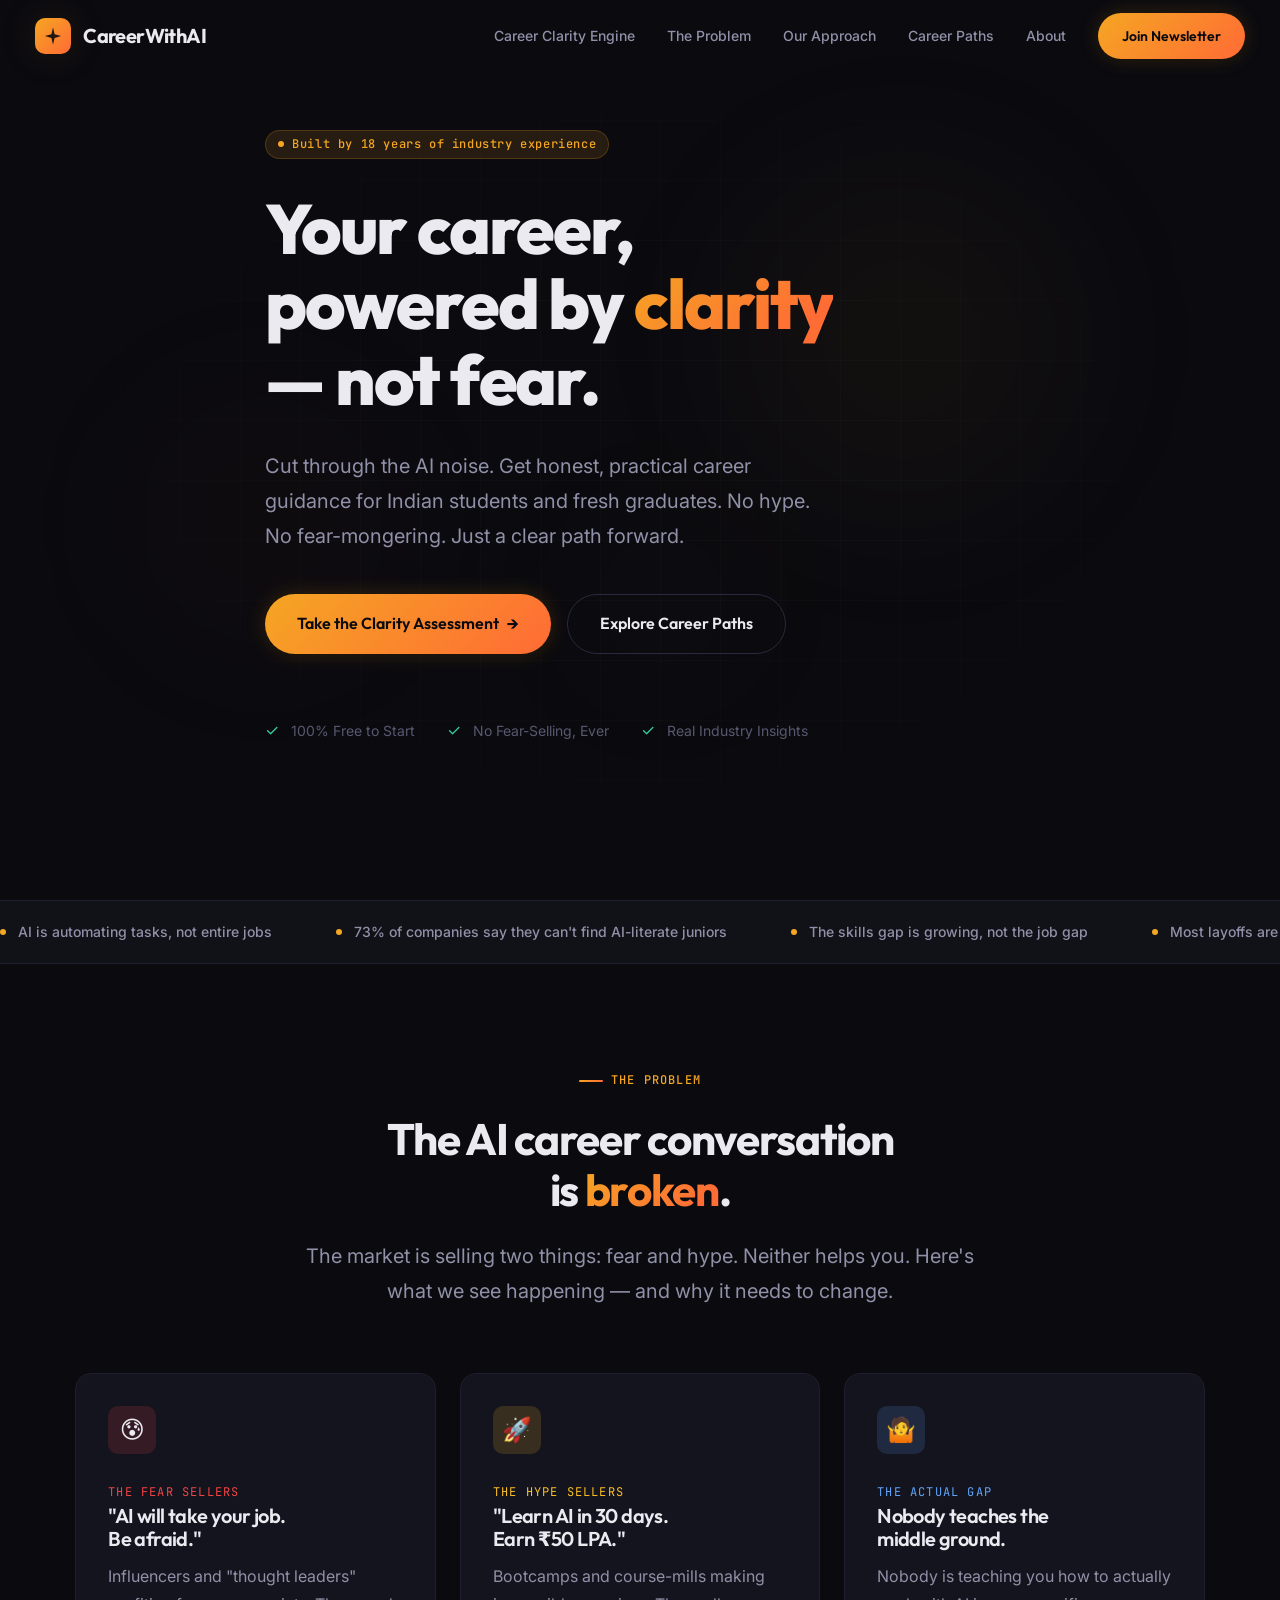
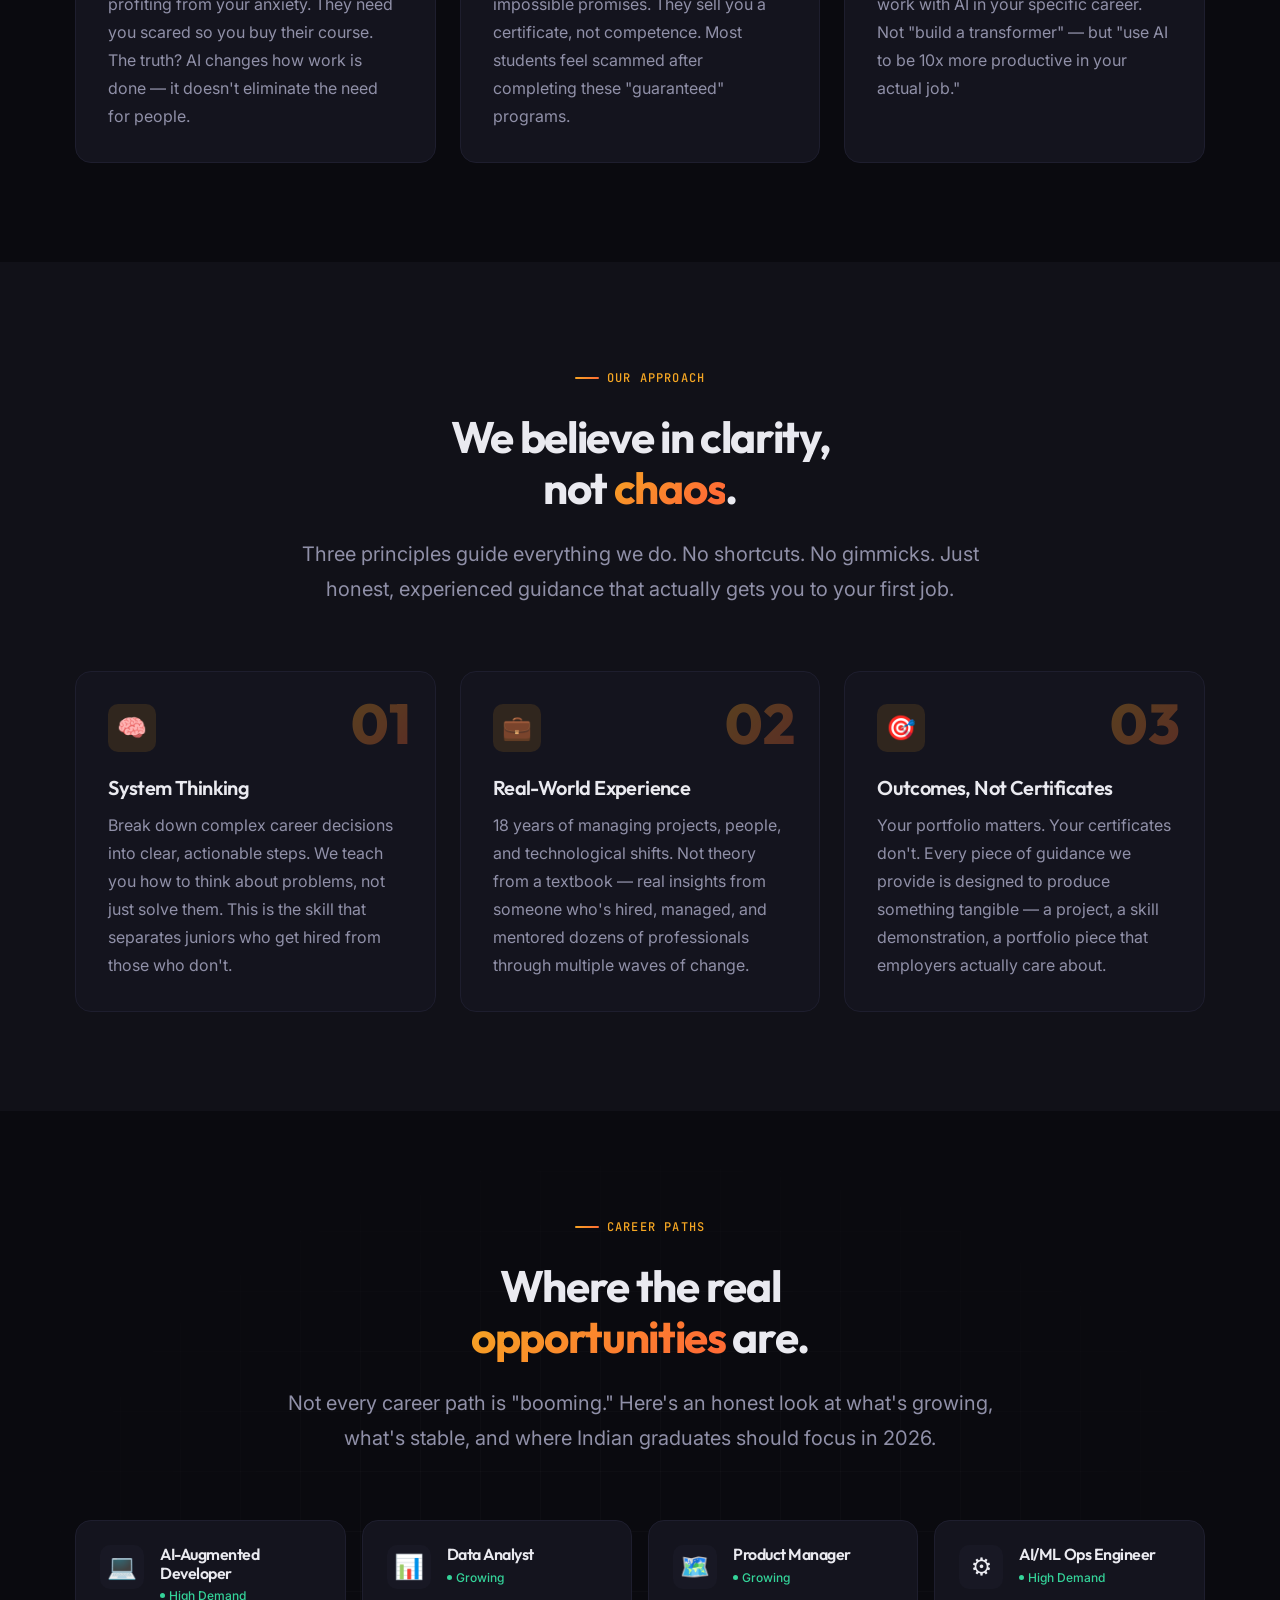
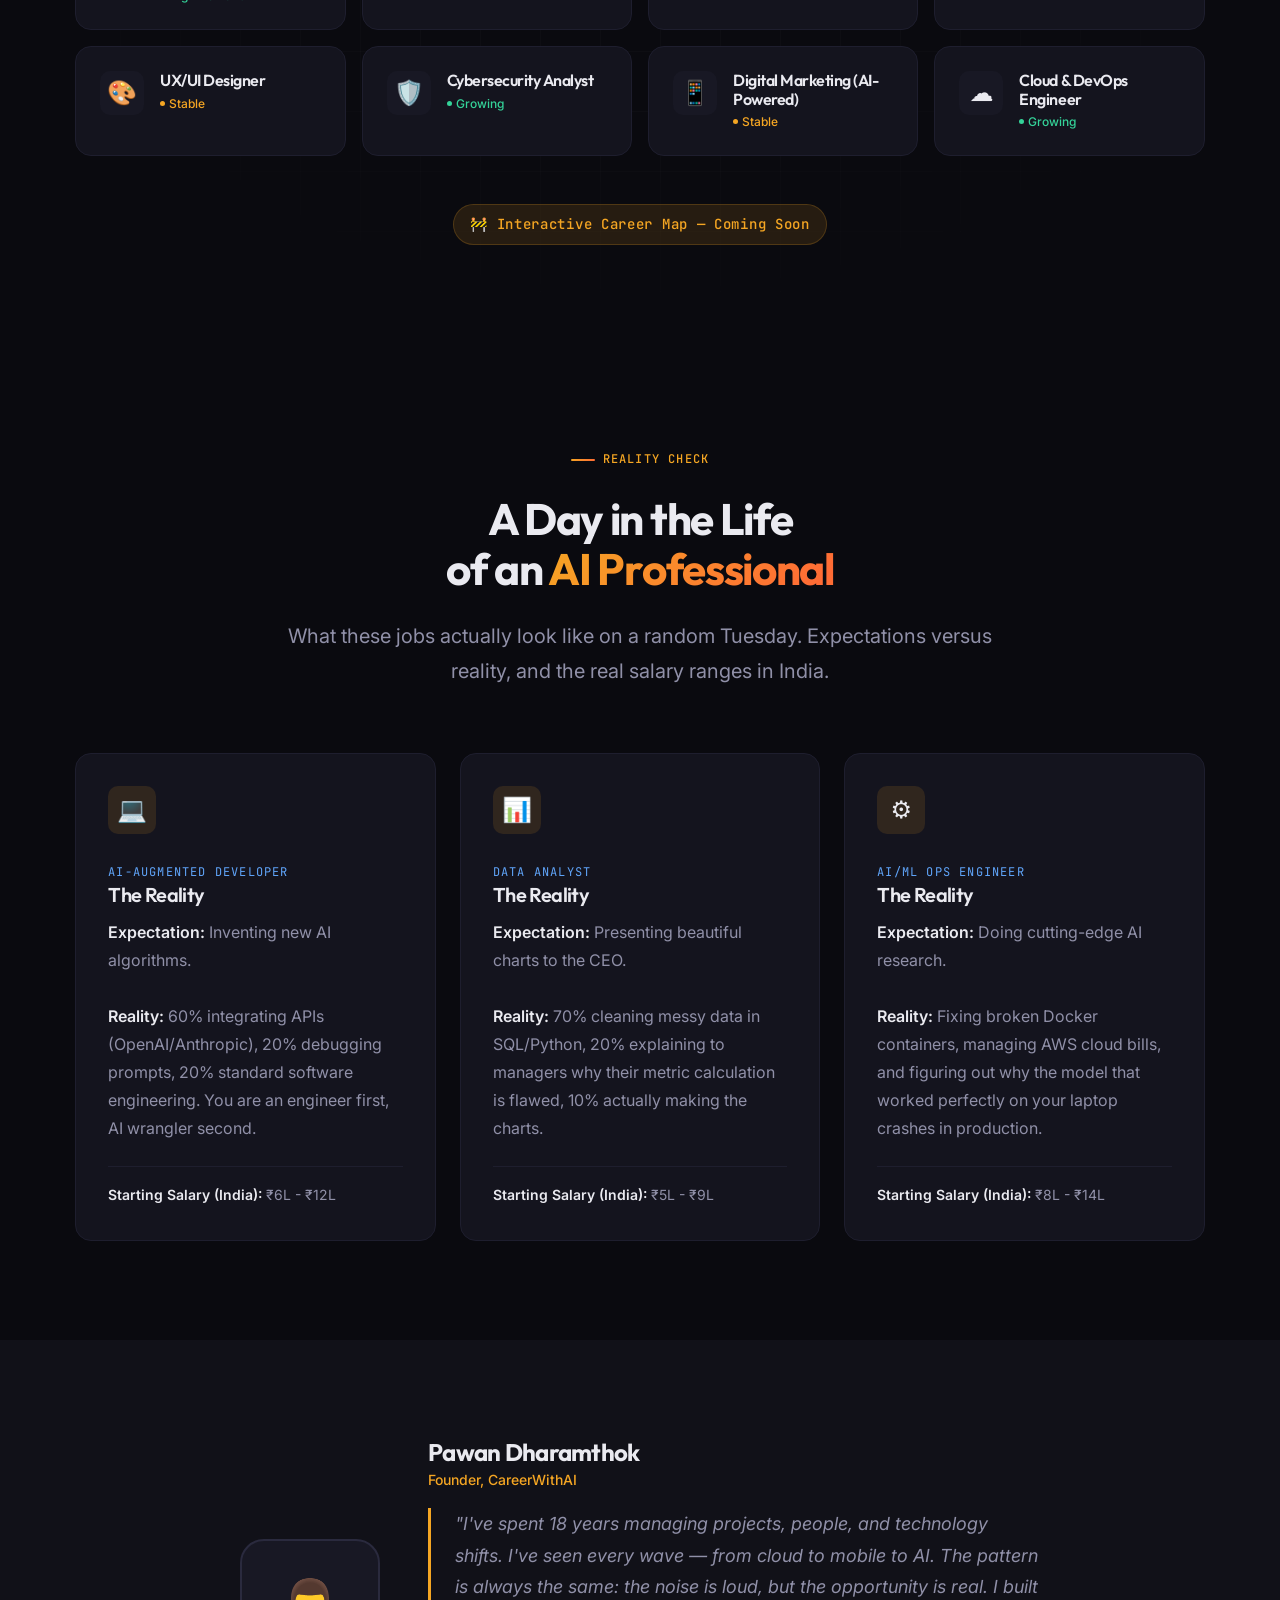
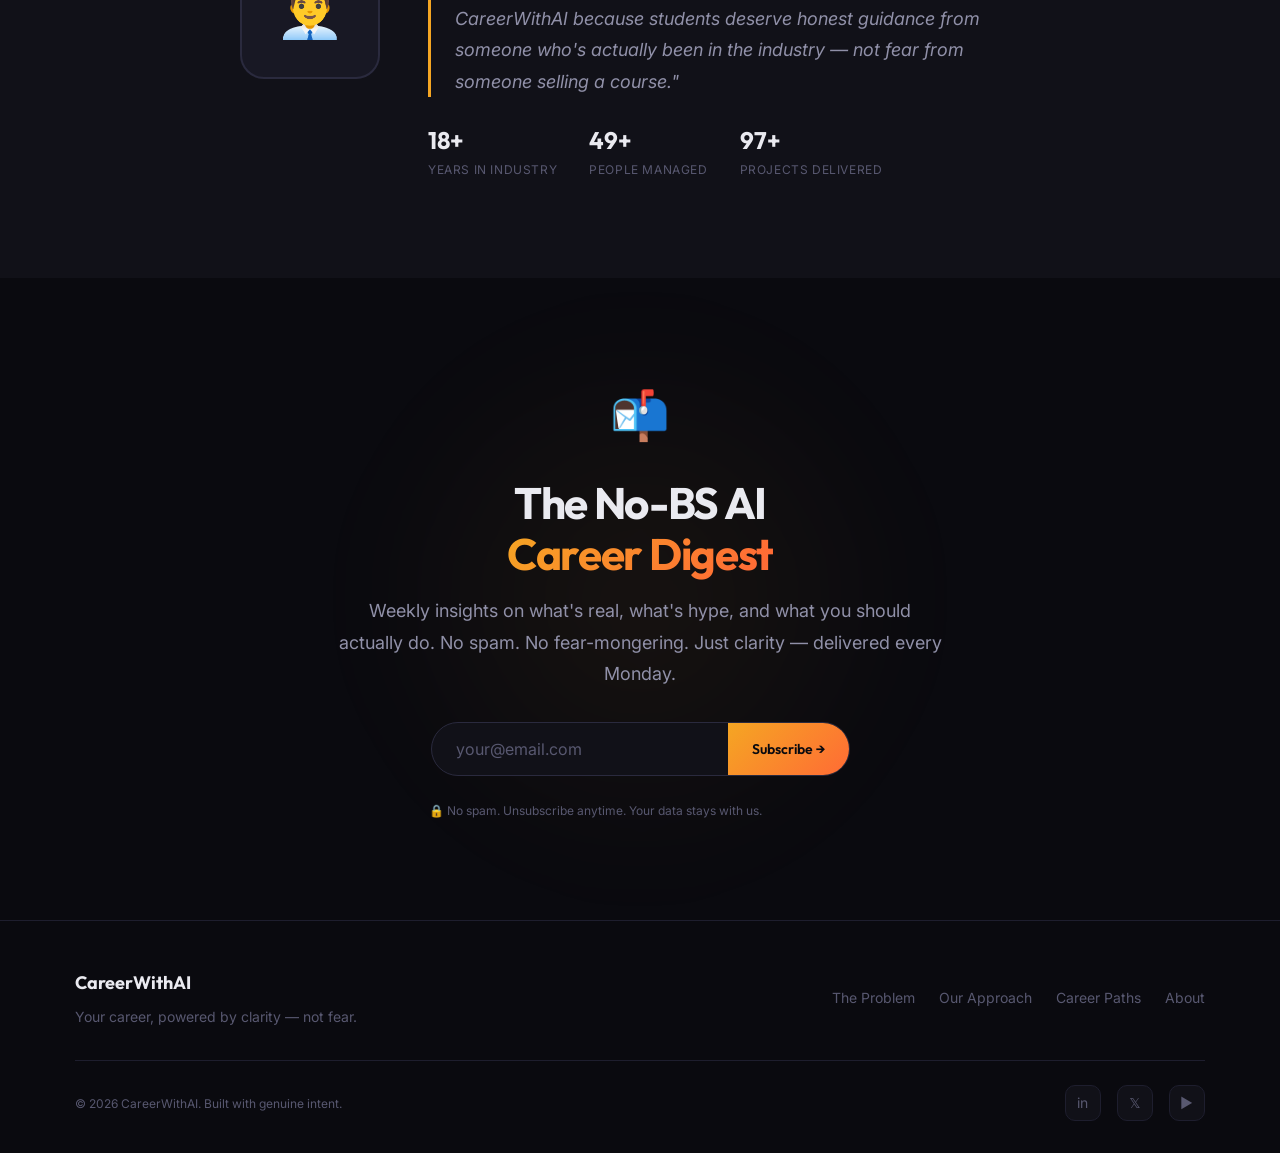
<file: index.html>
<!DOCTYPE html>
<html lang="en">
<head>
  <meta charset="UTF-8">
  <meta name="viewport" content="width=device-width, initial-scale=1.0">
  <title>CareerWithAI — Your Career, Powered by Clarity, Not Fear</title>
  <meta name="description" content="Cut through the AI noise. Get honest career guidance backed by 18 years of industry experience. No hype, no fear — just a clear path forward for Indian students and fresh graduates.">
  <meta name="keywords" content="AI career, career guidance, fresh graduates, Indian students, AI jobs, career clarity, no hype">
  <meta name="author" content="CareerWithAI">

  <!-- Open Graph -->
  <meta property="og:title" content="CareerWithAI — Your Career, Powered by Clarity, Not Fear">
  <meta property="og:description" content="Cut through the AI noise. Honest career guidance for Indian students and fresh graduates.">
  <meta property="og:type" content="website">

  <!-- Fonts -->
  <link rel="preconnect" href="https://fonts.googleapis.com">
  <link rel="preconnect" href="https://fonts.gstatic.com" crossorigin>
  <link href="https://fonts.googleapis.com/css2?family=Inter:wght@400;500;600;700&family=Outfit:wght@600;700;800&family=JetBrains+Mono:wght@400;500&display=swap" rel="stylesheet">

  <!-- Styles -->
  <link rel="stylesheet" href="css/variables.css">
  <link rel="stylesheet" href="css/base.css">
  <link rel="stylesheet" href="css/components.css">
  <link rel="stylesheet" href="css/landing.css">

  <!-- Favicon (inline SVG) -->
  <link rel="icon" href="data:image/svg+xml,<svg xmlns='http://www.w3.org/2000/svg' viewBox='0 0 32 32'><rect width='32' height='32' rx='8' fill='%23F5A623'/><polygon points='16,4 18,14 28,16 18,18 16,28 14,18 4,16 14,14' fill='%230A0A0F' opacity='0.9'/></svg>">
</head>
<body>

  <!-- ==================== NAVIGATION ==================== -->
  <nav class="nav" id="nav" role="navigation" aria-label="Main navigation">
    <div class="nav__inner">
      <a href="/" class="nav__logo" id="nav-logo">
        <span class="nav__logo-icon" style="position: relative; overflow: hidden;">
          <svg width="20" height="20" viewBox="0 0 32 32" fill="none">
            <polygon points="16,2 18.5,13 29,16 18.5,19 16,30 13.5,19 3,16 13.5,13" fill="#0A0A0F" opacity="0.9"/>
          </svg>
        </span>
        CareerWithAI
      </a>

      <div class="nav__links" id="nav-links">
        <a href="clarity-engine.html" class="nav__link" id="nav-link-engine">Career Clarity Engine</a>
        <a href="#problem" class="nav__link" id="nav-link-problem">The Problem</a>
        <a href="#approach" class="nav__link" id="nav-link-approach">Our Approach</a>
        <a href="#paths" class="nav__link" id="nav-link-paths">Career Paths</a>
        <a href="#about" class="nav__link" id="nav-link-about">About</a>
        <a href="#newsletter" class="btn btn--primary" id="nav-cta">Join Newsletter</a>
      </div>

      <button class="nav__mobile-toggle" id="nav-mobile-toggle" aria-label="Toggle navigation menu" aria-expanded="false">
        <span></span>
        <span></span>
        <span></span>
      </button>
    </div>
  </nav>

  <!-- ==================== HERO ==================== -->
  <section class="hero section" id="hero">
    <div class="hero__bg">
      <div class="bg-grid"></div>
      <div class="hero__orb hero__orb--1"></div>
      <div class="hero__orb hero__orb--2"></div>
      <div class="hero__orb hero__orb--3"></div>
      <div class="hero__particles" id="hero-particles"></div>
    </div>

    <div class="container hero__content">
      <div class="hero__badge">
        <span class="badge badge--accent">
          <span class="badge__dot"></span>
          Built by 18 years of industry experience
        </span>
      </div>

      <h1 class="hero__title">
        <span class="hero__title-line">Your career,</span>
        <span class="hero__title-line">powered by <span class="gradient-text">clarity</span></span>
        <span class="hero__title-line">— not fear.</span>
      </h1>

      <p class="hero__subtitle">
        Cut through the AI noise. Get honest, practical career guidance for Indian students and fresh graduates. No hype. No fear-mongering. Just a clear path forward.
      </p>

      <div class="hero__actions">
        <a href="clarity-engine.html" class="btn btn--primary btn--lg" id="hero-cta-primary">
          Take the Clarity Assessment
          <span class="btn__icon">→</span>
        </a>
        <a href="#paths" class="btn btn--secondary btn--lg" id="hero-cta-secondary">
          Explore Career Paths
        </a>
      </div>

      <div class="hero__proof">
        <div class="hero__proof-item">
          <span class="hero__proof-icon">✓</span>
          <span>100% Free to Start</span>
        </div>
        <div class="hero__proof-item">
          <span class="hero__proof-icon">✓</span>
          <span>No Fear-Selling, Ever</span>
        </div>
        <div class="hero__proof-item">
          <span class="hero__proof-icon">✓</span>
          <span>Real Industry Insights</span>
        </div>
      </div>
    </div>
  </section>

  <!-- ==================== STATS TICKER ==================== -->
  <div class="ticker" id="ticker">
    <div class="ticker__track" id="ticker-track">
      <div class="ticker__item"><span class="ticker__item-dot"></span>AI is automating tasks, not entire jobs</div>
      <div class="ticker__item"><span class="ticker__item-dot"></span>73% of companies say they can't find AI-literate juniors</div>
      <div class="ticker__item"><span class="ticker__item-dot"></span>The skills gap is growing, not the job gap</div>
      <div class="ticker__item"><span class="ticker__item-dot"></span>Most layoffs are driven by over-hiring, not AI replacement</div>
      <div class="ticker__item"><span class="ticker__item-dot"></span>Every domain needs people who can work alongside AI</div>
      <div class="ticker__item"><span class="ticker__item-dot"></span>Your portfolio matters more than your certificates</div>
      <div class="ticker__item"><span class="ticker__item-dot"></span>System thinking is the most valuable skill in 2026</div>
      <div class="ticker__item"><span class="ticker__item-dot"></span>The honest voice wins in a market full of noise</div>
      <!-- Duplicated for seamless loop -->
      <div class="ticker__item"><span class="ticker__item-dot"></span>AI is automating tasks, not entire jobs</div>
      <div class="ticker__item"><span class="ticker__item-dot"></span>73% of companies say they can't find AI-literate juniors</div>
      <div class="ticker__item"><span class="ticker__item-dot"></span>The skills gap is growing, not the job gap</div>
      <div class="ticker__item"><span class="ticker__item-dot"></span>Most layoffs are driven by over-hiring, not AI replacement</div>
      <div class="ticker__item"><span class="ticker__item-dot"></span>Every domain needs people who can work alongside AI</div>
      <div class="ticker__item"><span class="ticker__item-dot"></span>Your portfolio matters more than your certificates</div>
      <div class="ticker__item"><span class="ticker__item-dot"></span>System thinking is the most valuable skill in 2026</div>
      <div class="ticker__item"><span class="ticker__item-dot"></span>The honest voice wins in a market full of noise</div>
    </div>
  </div>

  <!-- ==================== PROBLEM SECTION ==================== -->
  <section class="problem section" id="problem">
    <div class="bg-grid"></div>
    <div class="container">
      <div class="problem__header reveal">
        <span class="section__label">The Problem</span>
        <h2 class="section__title">The AI career conversation<br>is <span class="gradient-text">broken</span>.</h2>
        <p class="section__subtitle">
          The market is selling two things: fear and hype. Neither helps you. Here's what we see happening — and why it needs to change.
        </p>
      </div>

      <div class="problem__grid">
        <!-- Fear Card -->
        <div class="card reveal reveal-delay-1" id="problem-card-fear">
          <div class="card__icon card__icon--danger">😰</div>
          <span class="problem__card-label problem__card-label--fear">The Fear Sellers</span>
          <h3 class="card__title">
            "AI will take your job.<br>Be afraid."
          </h3>
          <p class="card__text">
            Influencers and "thought leaders" profiting from your anxiety. They need you scared so you buy their course. The truth? AI changes how work is done — it doesn't eliminate the need for people.
          </p>
        </div>

        <!-- Hype Card -->
        <div class="card reveal reveal-delay-2" id="problem-card-hype">
          <div class="card__icon card__icon--warning">🚀</div>
          <span class="problem__card-label problem__card-label--hype">The Hype Sellers</span>
          <h3 class="card__title">
            "Learn AI in 30 days.<br>Earn ₹50 LPA."
          </h3>
          <p class="card__text">
            Bootcamps and course-mills making impossible promises. They sell you a certificate, not competence. Most students feel scammed after completing these "guaranteed" programs.
          </p>
        </div>

        <!-- Silence Card -->
        <div class="card reveal reveal-delay-3" id="problem-card-silence">
          <div class="card__icon card__icon--info">🤷</div>
          <span class="problem__card-label problem__card-label--silence">The Actual Gap</span>
          <h3 class="card__title">
            Nobody teaches the<br>middle ground.
          </h3>
          <p class="card__text">
            Nobody is teaching you how to actually work with AI in your specific career. Not "build a transformer" — but "use AI to be 10x more productive in your actual job."
          </p>
        </div>
      </div>
    </div>
  </section>

  <!-- ==================== APPROACH SECTION ==================== -->
  <section class="approach section" id="approach">
    <div class="container">
      <div class="approach__header reveal">
        <span class="section__label">Our Approach</span>
        <h2 class="section__title">We believe in clarity,<br>not <span class="gradient-text">chaos</span>.</h2>
        <p class="section__subtitle">
          Three principles guide everything we do. No shortcuts. No gimmicks. Just honest, experienced guidance that actually gets you to your first job.
        </p>
      </div>

      <div class="approach__grid">
        <!-- Pillar 1 -->
        <div class="card approach__card reveal reveal-delay-1" id="approach-card-1">
          <span class="approach__number">01</span>
          <div class="card__icon card__icon--accent">🧠</div>
          <h3 class="card__title">System Thinking</h3>
          <p class="card__text">
            Break down complex career decisions into clear, actionable steps. We teach you how to think about problems, not just solve them. This is the skill that separates juniors who get hired from those who don't.
          </p>
        </div>

        <!-- Pillar 2 -->
        <div class="card approach__card reveal reveal-delay-2" id="approach-card-2">
          <span class="approach__number">02</span>
          <div class="card__icon card__icon--accent">💼</div>
          <h3 class="card__title">Real-World Experience</h3>
          <p class="card__text">
            18 years of managing projects, people, and technological shifts. Not theory from a textbook — real insights from someone who's hired, managed, and mentored dozens of professionals through multiple waves of change.
          </p>
        </div>

        <!-- Pillar 3 -->
        <div class="card approach__card reveal reveal-delay-3" id="approach-card-3">
          <span class="approach__number">03</span>
          <div class="card__icon card__icon--accent">🎯</div>
          <h3 class="card__title">Outcomes, Not Certificates</h3>
          <p class="card__text">
            Your portfolio matters. Your certificates don't. Every piece of guidance we provide is designed to produce something tangible — a project, a skill demonstration, a portfolio piece that employers actually care about.
          </p>
        </div>
      </div>
    </div>
  </section>

  <!-- ==================== CAREER PATHS PREVIEW ==================== -->
  <section class="paths section" id="paths">
    <div class="bg-grid"></div>
    <div class="container">
      <div class="paths__header reveal">
        <span class="section__label">Career Paths</span>
        <h2 class="section__title">Where the real<br><span class="gradient-text">opportunities</span> are.</h2>
        <p class="section__subtitle">
          Not every career path is "booming." Here's an honest look at what's growing, what's stable, and where Indian graduates should focus in 2026.
        </p>
      </div>

      <div class="paths__grid">
        <div class="path-card reveal reveal-delay-1" id="path-ai-developer">
          <div class="path-card__emoji">💻</div>
          <div class="path-card__content">
            <h4 class="path-card__title">AI-Augmented Developer</h4>
            <div class="path-card__meta">
              <span class="path-card__status path-card__status--growing">
                <span class="path-card__status-dot"></span> High Demand
              </span>
            </div>
          </div>
        </div>

        <div class="path-card reveal reveal-delay-2" id="path-data-analyst">
          <div class="path-card__emoji">📊</div>
          <div class="path-card__content">
            <h4 class="path-card__title">Data Analyst</h4>
            <div class="path-card__meta">
              <span class="path-card__status path-card__status--growing">
                <span class="path-card__status-dot"></span> Growing
              </span>
            </div>
          </div>
        </div>

        <div class="path-card reveal reveal-delay-3" id="path-product-manager">
          <div class="path-card__emoji">🗺️</div>
          <div class="path-card__content">
            <h4 class="path-card__title">Product Manager</h4>
            <div class="path-card__meta">
              <span class="path-card__status path-card__status--growing">
                <span class="path-card__status-dot"></span> Growing
              </span>
            </div>
          </div>
        </div>

        <div class="path-card reveal reveal-delay-4" id="path-ai-ops">
          <div class="path-card__emoji">⚙️</div>
          <div class="path-card__content">
            <h4 class="path-card__title">AI/ML Ops Engineer</h4>
            <div class="path-card__meta">
              <span class="path-card__status path-card__status--growing">
                <span class="path-card__status-dot"></span> High Demand
              </span>
            </div>
          </div>
        </div>

        <div class="path-card reveal reveal-delay-1" id="path-ux-designer">
          <div class="path-card__emoji">🎨</div>
          <div class="path-card__content">
            <h4 class="path-card__title">UX/UI Designer</h4>
            <div class="path-card__meta">
              <span class="path-card__status path-card__status--stable">
                <span class="path-card__status-dot"></span> Stable
              </span>
            </div>
          </div>
        </div>

        <div class="path-card reveal reveal-delay-2" id="path-cybersecurity">
          <div class="path-card__emoji">🛡️</div>
          <div class="path-card__content">
            <h4 class="path-card__title">Cybersecurity Analyst</h4>
            <div class="path-card__meta">
              <span class="path-card__status path-card__status--growing">
                <span class="path-card__status-dot"></span> Growing
              </span>
            </div>
          </div>
        </div>

        <div class="path-card reveal reveal-delay-3" id="path-digital-marketing">
          <div class="path-card__emoji">📱</div>
          <div class="path-card__content">
            <h4 class="path-card__title">Digital Marketing (AI-Powered)</h4>
            <div class="path-card__meta">
              <span class="path-card__status path-card__status--stable">
                <span class="path-card__status-dot"></span> Stable
              </span>
            </div>
          </div>
        </div>

        <div class="path-card reveal reveal-delay-4" id="path-cloud-devops">
          <div class="path-card__emoji">☁️</div>
          <div class="path-card__content">
            <h4 class="path-card__title">Cloud & DevOps Engineer</h4>
            <div class="path-card__meta">
              <span class="path-card__status path-card__status--growing">
                <span class="path-card__status-dot"></span> Growing
              </span>
            </div>
          </div>
        </div>
      </div>

      <div class="paths__cta reveal">
        <span class="badge badge--accent" style="font-size: var(--text-sm); padding: var(--space-2) var(--space-4);">
          🚧 Interactive Career Map — Coming Soon
        </span>
      </div>
    </div>
  </section>

  <!-- ==================== DAY IN THE LIFE ==================== -->
  <section class="day-in-life section" id="day-in-life">
    <div class="container">
      <div class="problem__header reveal">
        <span class="section__label">Reality Check</span>
        <h2 class="section__title">A Day in the Life<br>of an <span class="gradient-text">AI Professional</span></h2>
        <p class="section__subtitle">
          What these jobs actually look like on a random Tuesday. Expectations versus reality, and the real salary ranges in India.
        </p>
      </div>

      <div class="problem__grid">
        <!-- AI Dev -->
        <div class="card reveal reveal-delay-1">
          <div class="card__icon card__icon--accent">💻</div>
          <span class="problem__card-label problem__card-label--silence">AI-Augmented Developer</span>
          <h3 class="card__title">The Reality</h3>
          <p class="card__text">
            <strong>Expectation:</strong> Inventing new AI algorithms.<br><br>
            <strong>Reality:</strong> 60% integrating APIs (OpenAI/Anthropic), 20% debugging prompts, 20% standard software engineering. You are an engineer first, AI wrangler second.
          </p>
          <div style="margin-top: 1.5rem; padding-top: 1rem; border-top: 1px solid var(--border-subtle);">
            <p class="card__text" style="font-size: var(--text-sm);"><strong>Starting Salary (India):</strong> ₹6L - ₹12L</p>
          </div>
        </div>

        <!-- Data Analyst -->
        <div class="card reveal reveal-delay-2">
          <div class="card__icon card__icon--accent">📊</div>
          <span class="problem__card-label problem__card-label--silence">Data Analyst</span>
          <h3 class="card__title">The Reality</h3>
          <p class="card__text">
            <strong>Expectation:</strong> Presenting beautiful charts to the CEO.<br><br>
            <strong>Reality:</strong> 70% cleaning messy data in SQL/Python, 20% explaining to managers why their metric calculation is flawed, 10% actually making the charts.
          </p>
          <div style="margin-top: 1.5rem; padding-top: 1rem; border-top: 1px solid var(--border-subtle);">
            <p class="card__text" style="font-size: var(--text-sm);"><strong>Starting Salary (India):</strong> ₹5L - ₹9L</p>
          </div>
        </div>

        <!-- MLOps -->
        <div class="card reveal reveal-delay-3">
          <div class="card__icon card__icon--accent">⚙️</div>
          <span class="problem__card-label problem__card-label--silence">AI/ML Ops Engineer</span>
          <h3 class="card__title">The Reality</h3>
          <p class="card__text">
            <strong>Expectation:</strong> Doing cutting-edge AI research.<br><br>
            <strong>Reality:</strong> Fixing broken Docker containers, managing AWS cloud bills, and figuring out why the model that worked perfectly on your laptop crashes in production.
          </p>
          <div style="margin-top: 1.5rem; padding-top: 1rem; border-top: 1px solid var(--border-subtle);">
            <p class="card__text" style="font-size: var(--text-sm);"><strong>Starting Salary (India):</strong> ₹8L - ₹14L</p>
          </div>
        </div>
      </div>
    </div>
  </section>

  <!-- ==================== FOUNDER SECTION ==================== -->
  <section class="founder section" id="about">
    <div class="container">
      <div class="founder__content reveal">
        <div class="founder__avatar" id="founder-avatar">
          👨‍💼
        </div>

        <div class="founder__info">
          <div>
            <h3 class="founder__name">Pawan Dharamthok</h3>
            <span class="founder__role">Founder, CareerWithAI</span>
          </div>

          <blockquote class="founder__quote">
            "I've spent 18 years managing projects, people, and technology shifts. I've seen every wave — from cloud to mobile to AI. The pattern is always the same: the noise is loud, but the opportunity is real. I built CareerWithAI because students deserve honest guidance from someone who's actually been in the industry — not fear from someone selling a course."
          </blockquote>

          <div class="founder__stats">
            <div>
              <div class="founder__stat-value" data-counter="18">0</div>
              <div class="founder__stat-label">Years in Industry</div>
            </div>
            <div>
              <div class="founder__stat-value" data-counter="50">0</div>
              <div class="founder__stat-label">People Managed</div>
            </div>
            <div>
              <div class="founder__stat-value" data-counter="100">0</div>
              <div class="founder__stat-label">Projects Delivered</div>
            </div>
          </div>
        </div>
      </div>
    </div>
  </section>

  <!-- ==================== NEWSLETTER CTA ==================== -->
  <section class="newsletter section" id="newsletter">
    <div class="newsletter__bg-glow"></div>
    <div class="container newsletter__inner">
      <div class="newsletter__icon reveal">📬</div>

      <h2 class="newsletter__title reveal reveal-delay-1">
        The No-BS AI<br><span class="gradient-text">Career Digest</span>
      </h2>

      <p class="newsletter__text reveal reveal-delay-2">
        Weekly insights on what's real, what's hype, and what you should actually do. No spam. No fear-mongering. Just clarity — delivered every Monday.
      </p>

      <form class="newsletter__form reveal reveal-delay-3" id="newsletter-form">
        <div class="input-group">
          <input
            type="email"
            class="input-group__input"
            id="newsletter-email"
            placeholder="your@email.com"
            required
            aria-label="Email address"
          >
          <button type="submit" class="input-group__btn" id="newsletter-submit">
            Subscribe →
          </button>
        </div>
      </form>

      <p class="newsletter__privacy reveal reveal-delay-4">
        🔒 No spam. Unsubscribe anytime. Your data stays with us.
      </p>
    </div>
  </section>

  <!-- ==================== FOOTER ==================== -->
  <footer class="footer" id="footer" role="contentinfo">
    <div class="container">
      <div class="footer__inner">
        <div class="footer__brand">
          <span class="footer__logo">CareerWithAI</span>
          <span class="footer__tagline">Your career, powered by clarity — not fear.</span>
        </div>

        <div class="footer__links">
          <a href="#problem" class="footer__link">The Problem</a>
          <a href="#approach" class="footer__link">Our Approach</a>
          <a href="#paths" class="footer__link">Career Paths</a>
          <a href="#about" class="footer__link">About</a>
        </div>
      </div>

      <div class="footer__bottom">
        <span class="footer__copy">© 2026 CareerWithAI. Built with genuine intent.</span>

        <div class="footer__social">
          <a href="#" class="footer__social-link" id="social-linkedin" aria-label="LinkedIn" title="LinkedIn">in</a>
          <a href="#" class="footer__social-link" id="social-twitter" aria-label="Twitter / X" title="Twitter / X">𝕏</a>
          <a href="#" class="footer__social-link" id="social-youtube" aria-label="YouTube" title="YouTube">▶</a>
        </div>
      </div>
    </div>
  </footer>

  <!-- ==================== TOAST ==================== -->
  <div class="toast" id="toast" role="alert" aria-live="polite">
    <span class="toast__icon">✅</span>
    <span class="toast__message" id="toast-message">Welcome aboard! Check your inbox.</span>
  </div>

  <!-- Scripts -->
  <script src="js/main.js"></script>
</body>
</html>
</file>
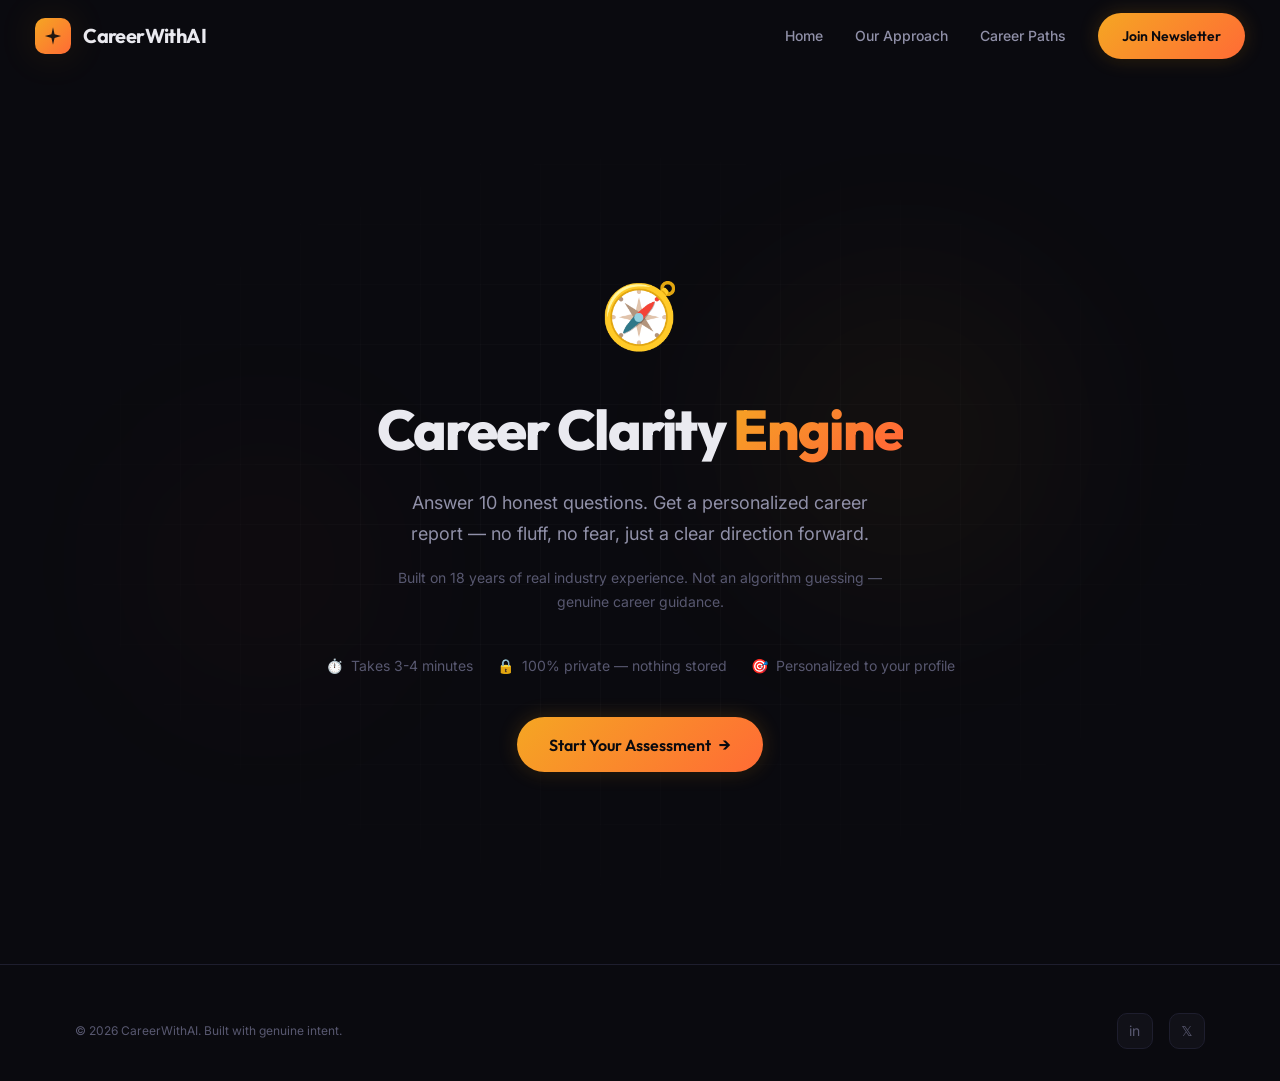
<file: clarity-engine.html>
<!DOCTYPE html>
<html lang="en">
<head>
  <meta charset="UTF-8">
  <meta name="viewport" content="width=device-width, initial-scale=1.0">
  <title>Career Clarity Engine — CareerWithAI</title>
  <meta name="description" content="Take a free 3-minute career assessment and get a personalized Career Clarity Report. Honest, practical guidance for Indian students and fresh graduates — no hype, no fear.">

  <!-- Fonts -->
  <link rel="preconnect" href="https://fonts.googleapis.com">
  <link rel="preconnect" href="https://fonts.gstatic.com" crossorigin>
  <link href="https://fonts.googleapis.com/css2?family=Inter:wght@400;500;600;700&family=Outfit:wght@600;700;800&family=JetBrains+Mono:wght@400;500&display=swap" rel="stylesheet">

  <!-- Styles -->
  <link rel="stylesheet" href="css/variables.css">
  <link rel="stylesheet" href="css/base.css">
  <link rel="stylesheet" href="css/components.css">
  <link rel="stylesheet" href="css/landing.css">
  <link rel="stylesheet" href="css/engine.css">

  <!-- Favicon -->
  <link rel="icon" href="data:image/svg+xml,<svg xmlns='http://www.w3.org/2000/svg' viewBox='0 0 32 32'><rect width='32' height='32' rx='8' fill='%23F5A623'/><polygon points='16,4 18,14 28,16 18,18 16,28 14,18 4,16 14,14' fill='%230A0A0F' opacity='0.9'/></svg>">
</head>
<body>

  <!-- ==================== NAVIGATION ==================== -->
  <nav class="nav" id="nav" role="navigation" aria-label="Main navigation">
    <div class="nav__inner">
      <a href="index.html" class="nav__logo" id="nav-logo">
        <span class="nav__logo-icon" style="background: var(--accent-gradient); position: relative; overflow: hidden;">
          <svg width="20" height="20" viewBox="0 0 32 32" fill="none">
            <polygon points="16,2 18.5,13 29,16 18.5,19 16,30 13.5,19 3,16 13.5,13" fill="#0A0A0F" opacity="0.9"/>
          </svg>
        </span>
        CareerWithAI
      </a>

      <div class="nav__links" id="nav-links">
        <a href="index.html" class="nav__link">Home</a>
        <a href="index.html#approach" class="nav__link">Our Approach</a>
        <a href="index.html#paths" class="nav__link">Career Paths</a>
        <a href="index.html#newsletter" class="btn btn--primary" id="nav-cta">Join Newsletter</a>
      </div>

      <button class="nav__mobile-toggle" id="nav-mobile-toggle" aria-label="Toggle navigation menu" aria-expanded="false">
        <span></span>
        <span></span>
        <span></span>
      </button>
    </div>
  </nav>

  <!-- ==================== PROGRESS BAR ==================== -->
  <div class="progress" id="progress-bar" style="display: none;">
    <div class="progress__inner">
      <div class="progress__header">
        <span class="progress__label">Career Clarity Assessment</span>
        <span class="progress__count" id="progress-count">1 / 10</span>
      </div>
      <div class="progress__bar">
        <div class="progress__fill" id="progress-fill" style="width: 10%"></div>
      </div>
    </div>
  </div>

  <!-- ==================== ENGINE BODY ==================== -->
  <main class="engine">
    <div class="engine__body" id="engine-body">
      <!-- Intro, Steps, Analyzing, and Report are rendered by JS -->
    </div>
  </main>

  <!-- ==================== FOOTER ==================== -->
  <footer class="footer" id="footer" role="contentinfo">
    <div class="container">
      <div class="footer__bottom" style="margin-top: 0; padding-top: 0; border-top: none;">
        <span class="footer__copy">© 2026 CareerWithAI. Built with genuine intent.</span>
        <div class="footer__social">
          <a href="#" class="footer__social-link" aria-label="LinkedIn" title="LinkedIn">in</a>
          <a href="#" class="footer__social-link" aria-label="Twitter / X" title="Twitter / X">𝕏</a>
        </div>
      </div>
    </div>
  </footer>

  <!-- Scripts -->
  <script src="js/clarity-engine.js"></script>
</body>
</html>
</file>
<file: css/variables.css>
/* ============================================
   CareerWithAI — Design Tokens
   ============================================ */

:root {
  /* ---- Colors ---- */
  --bg-primary: #0A0A0F;
  --bg-surface: #111118;
  --bg-elevated: #181824;
  --bg-card: #14141E;
  --border-subtle: #1E1E2E;
  --border-medium: #2A2A3E;
  --border-accent: rgba(245, 166, 35, 0.25);

  --text-primary: #EAEAF0;
  --text-secondary: #9090A8;
  --text-muted: #585870;
  --text-inverse: #0A0A0F;

  --accent-amber: #F5A623;
  --accent-orange: #FF6B35;
  --accent-warm: #FF8F4F;
  --accent-gradient: linear-gradient(135deg, #F5A623 0%, #FF6B35 100%);
  --accent-gradient-hover: linear-gradient(135deg, #FFB940 0%, #FF7F4A 100%);
  --accent-gradient-text: linear-gradient(135deg, #F5A623 0%, #FF6B35 50%, #F5A623 100%);
  --accent-glow: rgba(245, 166, 35, 0.12);
  --accent-glow-strong: rgba(245, 166, 35, 0.25);

  --success: #34D399;
  --success-muted: rgba(52, 211, 153, 0.15);
  --danger: #EF4444;
  --danger-muted: rgba(239, 68, 68, 0.15);
  --warning: #FBBF24;
  --warning-muted: rgba(251, 191, 36, 0.15);
  --info: #60A5FA;
  --info-muted: rgba(96, 165, 250, 0.15);

  /* Glass */
  --glass-bg: rgba(17, 17, 24, 0.75);
  --glass-border: rgba(255, 255, 255, 0.06);
  --glass-blur: 20px;

  /* ---- Typography ---- */
  --font-heading: 'Outfit', system-ui, -apple-system, sans-serif;
  --font-body: 'Inter', system-ui, -apple-system, sans-serif;
  --font-mono: 'JetBrains Mono', 'Fira Code', monospace;

  --text-xs: clamp(0.7rem, 0.65rem + 0.25vw, 0.75rem);
  --text-sm: clamp(0.8rem, 0.75rem + 0.25vw, 0.875rem);
  --text-base: clamp(0.9rem, 0.85rem + 0.25vw, 1rem);
  --text-lg: clamp(1rem, 0.95rem + 0.3vw, 1.125rem);
  --text-xl: clamp(1.1rem, 1rem + 0.4vw, 1.25rem);
  --text-2xl: clamp(1.25rem, 1.1rem + 0.7vw, 1.5rem);
  --text-3xl: clamp(1.5rem, 1.2rem + 1.2vw, 2rem);
  --text-4xl: clamp(1.8rem, 1.4rem + 1.8vw, 2.75rem);
  --text-5xl: clamp(2.2rem, 1.6rem + 2.5vw, 3.5rem);
  --text-6xl: clamp(2.5rem, 1.8rem + 3.2vw, 4.5rem);

  --leading-tight: 1.15;
  --leading-snug: 1.3;
  --leading-normal: 1.6;
  --leading-relaxed: 1.75;

  --tracking-tight: -0.03em;
  --tracking-normal: 0;
  --tracking-wide: 0.05em;
  --tracking-wider: 0.1em;

  /* ---- Spacing ---- */
  --space-1: 0.25rem;
  --space-2: 0.5rem;
  --space-3: 0.75rem;
  --space-4: 1rem;
  --space-5: 1.25rem;
  --space-6: 1.5rem;
  --space-8: 2rem;
  --space-10: 2.5rem;
  --space-12: 3rem;
  --space-16: 4rem;
  --space-20: 5rem;
  --space-24: 6rem;
  --space-32: 8rem;
  --space-40: 10rem;

  --section-padding: clamp(4rem, 3rem + 4vw, 8rem);

  /* ---- Layout ---- */
  --max-width: 1200px;
  --max-width-narrow: 800px;
  --max-width-wide: 1400px;
  --nav-height: 72px;
  --container-padding: clamp(1.25rem, 1rem + 1.5vw, 3rem);

  /* ---- Border Radius ---- */
  --radius-xs: 4px;
  --radius-sm: 6px;
  --radius-md: 10px;
  --radius-lg: 16px;
  --radius-xl: 24px;
  --radius-2xl: 32px;
  --radius-full: 9999px;

  /* ---- Shadows ---- */
  --shadow-xs: 0 1px 3px rgba(0, 0, 0, 0.2);
  --shadow-sm: 0 2px 8px rgba(0, 0, 0, 0.25);
  --shadow-md: 0 4px 16px rgba(0, 0, 0, 0.35);
  --shadow-lg: 0 8px 32px rgba(0, 0, 0, 0.45);
  --shadow-xl: 0 16px 48px rgba(0, 0, 0, 0.5);
  --shadow-glow: 0 0 40px rgba(245, 166, 35, 0.12);
  --shadow-glow-strong: 0 0 60px rgba(245, 166, 35, 0.2);

  /* ---- Transitions ---- */
  --ease-out: cubic-bezier(0.16, 1, 0.3, 1);
  --ease-in-out: cubic-bezier(0.65, 0, 0.35, 1);
  --ease-spring: cubic-bezier(0.34, 1.56, 0.64, 1);
  --ease-bounce: cubic-bezier(0.68, -0.55, 0.265, 1.55);

  --duration-fast: 150ms;
  --duration-base: 250ms;
  --duration-slow: 400ms;
  --duration-slower: 600ms;
  --duration-slowest: 800ms;

  /* ---- Z-Index Scale ---- */
  --z-below: -1;
  --z-base: 0;
  --z-above: 10;
  --z-sticky: 100;
  --z-nav: 1000;
  --z-modal: 2000;
  --z-toast: 3000;
}
</file>
<file: css/base.css>
/* ============================================
   CareerWithAI — Base Styles
   Reset, Typography, Global Defaults
   ============================================ */

/* ---- Reset ---- */
*,
*::before,
*::after {
  margin: 0;
  padding: 0;
  box-sizing: border-box;
}

html {
  scroll-behavior: smooth;
  font-size: 16px;
  -webkit-text-size-adjust: 100%;
  text-size-adjust: 100%;
}

body {
  font-family: var(--font-body);
  font-size: var(--text-base);
  background-color: var(--bg-primary);
  color: var(--text-primary);
  line-height: var(--leading-normal);
  -webkit-font-smoothing: antialiased;
  -moz-osx-font-smoothing: grayscale;
  overflow-x: hidden;
  min-height: 100vh;
}

/* ---- Typography ---- */
h1, h2, h3, h4, h5, h6 {
  font-family: var(--font-heading);
  font-weight: 700;
  line-height: var(--leading-tight);
  letter-spacing: var(--tracking-tight);
  color: var(--text-primary);
}

h1 {
  font-size: var(--text-6xl);
  font-weight: 800;
}

h2 {
  font-size: var(--text-4xl);
}

h3 {
  font-size: var(--text-2xl);
  font-weight: 600;
}

h4 {
  font-size: var(--text-xl);
  font-weight: 600;
}

p {
  font-size: var(--text-lg);
  color: var(--text-secondary);
  line-height: var(--leading-relaxed);
  max-width: 65ch;
}

a {
  color: var(--accent-amber);
  text-decoration: none;
  transition: color var(--duration-fast) var(--ease-out);
}

a:hover {
  color: var(--accent-warm);
}

strong, b {
  font-weight: 600;
  color: var(--text-primary);
}

/* ---- Lists ---- */
ul, ol {
  list-style: none;
}

/* ---- Media ---- */
img, video, svg {
  display: block;
  max-width: 100%;
  height: auto;
}

/* ---- Interactive ---- */
button, input, textarea, select {
  font-family: inherit;
  font-size: inherit;
  color: inherit;
  border: none;
  outline: none;
  background: none;
}

button {
  cursor: pointer;
}

/* ---- Selection ---- */
::selection {
  background-color: rgba(245, 166, 35, 0.3);
  color: var(--text-primary);
}

/* ---- Focus Visible ---- */
:focus-visible {
  outline: 2px solid var(--accent-amber);
  outline-offset: 2px;
  border-radius: var(--radius-sm);
}

/* ---- Scrollbar ---- */
::-webkit-scrollbar {
  width: 8px;
}

::-webkit-scrollbar-track {
  background: var(--bg-primary);
}

::-webkit-scrollbar-thumb {
  background: var(--border-medium);
  border-radius: var(--radius-full);
}

::-webkit-scrollbar-thumb:hover {
  background: var(--text-muted);
}

/* ---- Utility Classes ---- */
.container {
  width: 100%;
  max-width: var(--max-width);
  margin: 0 auto;
  padding: 0 var(--container-padding);
}

.container--narrow {
  max-width: var(--max-width-narrow);
}

.container--wide {
  max-width: var(--max-width-wide);
}

.sr-only {
  position: absolute;
  width: 1px;
  height: 1px;
  padding: 0;
  margin: -1px;
  overflow: hidden;
  clip: rect(0, 0, 0, 0);
  white-space: nowrap;
  border: 0;
}

/* ---- Gradient Text ---- */
.gradient-text {
  background: var(--accent-gradient-text);
  background-size: 200% auto;
  -webkit-background-clip: text;
  background-clip: text;
  -webkit-text-fill-color: transparent;
  animation: gradientShift 4s ease-in-out infinite;
}

@keyframes gradientShift {
  0%, 100% { background-position: 0% center; }
  50% { background-position: 100% center; }
}

/* ---- Section Base ---- */
.section {
  padding: var(--section-padding) 0;
  position: relative;
}

.section__label {
  display: inline-flex;
  align-items: center;
  gap: var(--space-2);
  font-family: var(--font-mono);
  font-size: var(--text-xs);
  font-weight: 500;
  color: var(--accent-amber);
  text-transform: uppercase;
  letter-spacing: var(--tracking-wider);
  margin-bottom: var(--space-6);
}

.section__label::before {
  content: '';
  display: inline-block;
  width: 24px;
  height: 2px;
  background: var(--accent-gradient);
  border-radius: var(--radius-full);
}

.section__title {
  margin-bottom: var(--space-6);
}

.section__subtitle {
  font-size: var(--text-xl);
  color: var(--text-secondary);
  max-width: 55ch;
  line-height: var(--leading-relaxed);
}

/* ---- Scroll Animations ---- */
.reveal {
  opacity: 0;
  transform: translateY(30px);
  transition: opacity var(--duration-slower) var(--ease-out),
              transform var(--duration-slower) var(--ease-out);
}

.reveal.revealed {
  opacity: 1;
  transform: translateY(0);
}

.reveal-delay-1 { transition-delay: 100ms; }
.reveal-delay-2 { transition-delay: 200ms; }
.reveal-delay-3 { transition-delay: 300ms; }
.reveal-delay-4 { transition-delay: 400ms; }
.reveal-delay-5 { transition-delay: 500ms; }

/* ---- Background Pattern ---- */
.bg-grid {
  position: absolute;
  inset: 0;
  background-image:
    linear-gradient(rgba(255, 255, 255, 0.02) 1px, transparent 1px),
    linear-gradient(90deg, rgba(255, 255, 255, 0.02) 1px, transparent 1px);
  background-size: 60px 60px;
  pointer-events: none;
  z-index: var(--z-below);
  mask-image: radial-gradient(ellipse at center, black 30%, transparent 75%);
  -webkit-mask-image: radial-gradient(ellipse at center, black 30%, transparent 75%);
}

.bg-radial-glow {
  position: absolute;
  width: 600px;
  height: 600px;
  border-radius: 50%;
  background: radial-gradient(circle, var(--accent-glow) 0%, transparent 70%);
  pointer-events: none;
  z-index: var(--z-below);
  filter: blur(60px);
}
</file>
<file: css/components.css>
/* ============================================
   CareerWithAI — Reusable Components
   Buttons, Cards, Badges, Inputs, Nav
   ============================================ */

/* ============ NAVIGATION ============ */
.nav {
  position: fixed;
  top: 0;
  left: 0;
  right: 0;
  height: var(--nav-height);
  z-index: var(--z-nav);
  transition: background var(--duration-base) var(--ease-out),
              border-color var(--duration-base) var(--ease-out),
              box-shadow var(--duration-base) var(--ease-out);
}

.nav--scrolled {
  background: var(--glass-bg);
  backdrop-filter: blur(var(--glass-blur));
  -webkit-backdrop-filter: blur(var(--glass-blur));
  border-bottom: 1px solid var(--glass-border);
  box-shadow: var(--shadow-md);
}

.nav__inner {
  display: flex;
  align-items: center;
  justify-content: space-between;
  height: 100%;
  max-width: var(--max-width-wide);
  margin: 0 auto;
  padding: 0 var(--container-padding);
}

.nav__logo {
  display: flex;
  align-items: center;
  gap: var(--space-3);
  font-family: var(--font-heading);
  font-size: var(--text-xl);
  font-weight: 700;
  color: var(--text-primary);
  text-decoration: none;
  letter-spacing: var(--tracking-tight);
}

.nav__logo-icon {
  width: 36px;
  height: 36px;
  border-radius: var(--radius-md);
  background: var(--accent-gradient);
  display: flex;
  align-items: center;
  justify-content: center;
  font-size: var(--text-lg);
  font-weight: 800;
  color: var(--text-inverse);
  box-shadow: var(--shadow-glow);
}

.nav__links {
  display: flex;
  align-items: center;
  gap: var(--space-8);
}

.nav__link {
  font-size: var(--text-sm);
  font-weight: 500;
  color: var(--text-secondary);
  text-decoration: none;
  transition: color var(--duration-fast) var(--ease-out);
  position: relative;
}

.nav__link::after {
  content: '';
  position: absolute;
  bottom: -4px;
  left: 0;
  width: 0;
  height: 2px;
  background: var(--accent-gradient);
  border-radius: var(--radius-full);
  transition: width var(--duration-base) var(--ease-out);
}

.nav__link:hover {
  color: var(--text-primary);
}

.nav__link:hover::after {
  width: 100%;
}

.nav__mobile-toggle {
  display: none;
  flex-direction: column;
  gap: 5px;
  cursor: pointer;
  padding: var(--space-2);
}

.nav__mobile-toggle span {
  display: block;
  width: 22px;
  height: 2px;
  background: var(--text-primary);
  border-radius: var(--radius-full);
  transition: all var(--duration-base) var(--ease-out);
}

/* ============ BUTTONS ============ */
.btn {
  display: inline-flex;
  align-items: center;
  justify-content: center;
  gap: var(--space-2);
  font-family: var(--font-heading);
  font-weight: 600;
  font-size: var(--text-sm);
  padding: var(--space-3) var(--space-6);
  border-radius: var(--radius-full);
  text-decoration: none;
  transition: all var(--duration-base) var(--ease-out);
  position: relative;
  overflow: hidden;
  white-space: nowrap;
  cursor: pointer;
}

.btn--primary {
  background: var(--accent-gradient);
  color: var(--text-inverse);
  box-shadow: var(--shadow-sm), 0 0 20px rgba(245, 166, 35, 0.2);
}

.btn--primary:hover {
  background: var(--accent-gradient-hover);
  box-shadow: var(--shadow-md), 0 0 30px rgba(245, 166, 35, 0.3);
  transform: translateY(-2px);
  color: var(--text-inverse);
}

.btn--primary:active {
  transform: translateY(0);
}

.btn--secondary {
  background: transparent;
  color: var(--text-primary);
  border: 1px solid var(--border-medium);
}

.btn--secondary:hover {
  border-color: var(--accent-amber);
  color: var(--accent-amber);
  background: var(--accent-glow);
  transform: translateY(-2px);
}

.btn--ghost {
  background: transparent;
  color: var(--text-secondary);
  padding: var(--space-2) var(--space-4);
}

.btn--ghost:hover {
  color: var(--text-primary);
  background: rgba(255, 255, 255, 0.05);
}

.btn--lg {
  font-size: var(--text-base);
  padding: var(--space-4) var(--space-8);
}

.btn__icon {
  font-size: 1.1em;
  transition: transform var(--duration-base) var(--ease-out);
}

.btn:hover .btn__icon {
  transform: translateX(3px);
}

/* ============ CARDS ============ */
.card {
  background: var(--bg-card);
  border: 1px solid var(--border-subtle);
  border-radius: var(--radius-lg);
  padding: var(--space-8);
  transition: all var(--duration-base) var(--ease-out);
  position: relative;
  overflow: hidden;
}

.card::before {
  content: '';
  position: absolute;
  inset: 0;
  border-radius: inherit;
  background: linear-gradient(135deg, rgba(245, 166, 35, 0.03) 0%, transparent 50%);
  opacity: 0;
  transition: opacity var(--duration-base) var(--ease-out);
}

.card:hover {
  border-color: var(--border-medium);
  transform: translateY(-4px);
  box-shadow: var(--shadow-lg);
}

.card:hover::before {
  opacity: 1;
}

.card__icon {
  width: 48px;
  height: 48px;
  border-radius: var(--radius-md);
  display: flex;
  align-items: center;
  justify-content: center;
  font-size: var(--text-2xl);
  margin-bottom: var(--space-6);
  position: relative;
  z-index: 1;
}

.card__icon--danger {
  background: var(--danger-muted);
}

.card__icon--warning {
  background: var(--warning-muted);
}

.card__icon--info {
  background: var(--info-muted);
}

.card__icon--success {
  background: var(--success-muted);
}

.card__icon--accent {
  background: var(--accent-glow);
}

.card__title {
  font-size: var(--text-xl);
  font-weight: 600;
  margin-bottom: var(--space-3);
  position: relative;
  z-index: 1;
}

.card__text {
  font-size: var(--text-base);
  color: var(--text-secondary);
  line-height: var(--leading-relaxed);
  position: relative;
  z-index: 1;
}

/* ============ BADGES ============ */
.badge {
  display: inline-flex;
  align-items: center;
  gap: var(--space-2);
  font-family: var(--font-mono);
  font-size: var(--text-xs);
  font-weight: 500;
  padding: var(--space-1) var(--space-3);
  border-radius: var(--radius-full);
  letter-spacing: var(--tracking-wide);
}

.badge--accent {
  background: var(--accent-glow);
  color: var(--accent-amber);
  border: 1px solid rgba(245, 166, 35, 0.2);
}

.badge--success {
  background: var(--success-muted);
  color: var(--success);
  border: 1px solid rgba(52, 211, 153, 0.2);
}

.badge--danger {
  background: var(--danger-muted);
  color: var(--danger);
  border: 1px solid rgba(239, 68, 68, 0.2);
}

.badge__dot {
  width: 6px;
  height: 6px;
  border-radius: 50%;
  background: currentColor;
  animation: pulse-dot 2s ease-in-out infinite;
}

@keyframes pulse-dot {
  0%, 100% { opacity: 1; }
  50% { opacity: 0.4; }
}

/* ============ INPUT / FORM ============ */
.input-group {
  display: flex;
  align-items: stretch;
  gap: 0;
  max-width: 460px;
  border-radius: var(--radius-full);
  border: 1px solid var(--border-medium);
  background: var(--bg-surface);
  overflow: hidden;
  transition: border-color var(--duration-fast) var(--ease-out),
              box-shadow var(--duration-fast) var(--ease-out);
}

.input-group:focus-within {
  border-color: var(--accent-amber);
  box-shadow: 0 0 0 3px rgba(245, 166, 35, 0.1);
}

.input-group__input {
  flex: 1;
  padding: var(--space-4) var(--space-6);
  background: transparent;
  color: var(--text-primary);
  font-size: var(--text-base);
  min-width: 0;
}

.input-group__input::placeholder {
  color: var(--text-muted);
}

.input-group__btn {
  flex-shrink: 0;
  padding: var(--space-3) var(--space-6);
  background: var(--accent-gradient);
  color: var(--text-inverse);
  font-family: var(--font-heading);
  font-weight: 600;
  font-size: var(--text-sm);
  cursor: pointer;
  transition: all var(--duration-fast) var(--ease-out);
  border: none;
}

.input-group__btn:hover {
  background: var(--accent-gradient-hover);
}

/* ============ STAT COUNTER ============ */
.stat {
  text-align: center;
}

.stat__value {
  font-family: var(--font-heading);
  font-size: var(--text-5xl);
  font-weight: 800;
  background: var(--accent-gradient);
  -webkit-background-clip: text;
  background-clip: text;
  -webkit-text-fill-color: transparent;
  line-height: 1;
  margin-bottom: var(--space-2);
}

.stat__label {
  font-size: var(--text-sm);
  color: var(--text-muted);
  text-transform: uppercase;
  letter-spacing: var(--tracking-wide);
}

/* ============ DIVIDER ============ */
.divider {
  width: 100%;
  height: 1px;
  background: linear-gradient(90deg, transparent, var(--border-subtle), transparent);
  border: none;
}

/* ============ RESPONSIVE ============ */
@media (max-width: 768px) {
  .nav__links {
    display: none;
    position: absolute;
    top: var(--nav-height);
    left: 0;
    right: 0;
    flex-direction: column;
    background: var(--glass-bg);
    backdrop-filter: blur(var(--glass-blur));
    -webkit-backdrop-filter: blur(var(--glass-blur));
    border-bottom: 1px solid var(--glass-border);
    padding: var(--space-6);
    gap: var(--space-4);
  }

  .nav__links--open {
    display: flex;
  }

  .nav__mobile-toggle {
    display: flex;
  }

  .nav__mobile-toggle--open span:nth-child(1) {
    transform: rotate(45deg) translate(4px, 4px);
  }

  .nav__mobile-toggle--open span:nth-child(2) {
    opacity: 0;
  }

  .nav__mobile-toggle--open span:nth-child(3) {
    transform: rotate(-45deg) translate(5px, -5px);
  }

  .btn--lg {
    padding: var(--space-3) var(--space-6);
    font-size: var(--text-sm);
  }

  .input-group {
    flex-direction: column;
    border-radius: var(--radius-lg);
  }

  .input-group__btn {
    border-radius: 0 0 var(--radius-md) var(--radius-md);
    padding: var(--space-4);
  }
}
</file>
<file: css/landing.css>
/* ============================================
   CareerWithAI — Landing Page Styles
   ============================================ */

/* ============ HERO ============ */
.hero {
  min-height: 100vh;
  display: flex;
  align-items: center;
  position: relative;
  padding-top: var(--nav-height);
  overflow: hidden;
}

.hero__bg {
  position: absolute;
  inset: 0;
  z-index: var(--z-below);
}

.hero__orb {
  position: absolute;
  border-radius: 50%;
  filter: blur(80px);
  opacity: 0.5;
  animation: orbFloat 12s ease-in-out infinite;
}

.hero__orb--1 {
  width: 500px;
  height: 500px;
  background: radial-gradient(circle, rgba(245, 166, 35, 0.12) 0%, transparent 70%);
  top: 10%;
  right: 10%;
  animation-delay: 0s;
}

.hero__orb--2 {
  width: 400px;
  height: 400px;
  background: radial-gradient(circle, rgba(255, 107, 53, 0.08) 0%, transparent 70%);
  bottom: 20%;
  left: 5%;
  animation-delay: -4s;
}

.hero__orb--3 {
  width: 300px;
  height: 300px;
  background: radial-gradient(circle, rgba(245, 166, 35, 0.06) 0%, transparent 70%);
  top: 50%;
  left: 40%;
  animation-delay: -8s;
}

@keyframes orbFloat {
  0%, 100% { transform: translate(0, 0) scale(1); }
  33% { transform: translate(30px, -20px) scale(1.05); }
  66% { transform: translate(-20px, 15px) scale(0.95); }
}

.hero__particles {
  position: absolute;
  inset: 0;
  overflow: hidden;
  pointer-events: none;
}

.hero__particle {
  position: absolute;
  width: 2px;
  height: 2px;
  background: var(--accent-amber);
  border-radius: 50%;
  opacity: 0;
  animation: particleRise 8s linear infinite;
}

@keyframes particleRise {
  0% {
    opacity: 0;
    transform: translateY(100vh) scale(0);
  }
  10% {
    opacity: 0.6;
  }
  90% {
    opacity: 0.6;
  }
  100% {
    opacity: 0;
    transform: translateY(-10vh) scale(1);
  }
}

.hero__content {
  position: relative;
  z-index: 1;
  max-width: 820px;
}

.hero__badge {
  margin-bottom: var(--space-8);
  animation: fadeSlideUp 0.8s var(--ease-out) 0.2s both;
}

.hero__title {
  font-size: var(--text-6xl);
  font-weight: 800;
  line-height: 1.08;
  letter-spacing: -0.03em;
  margin-bottom: var(--space-8);
  animation: fadeSlideUp 0.8s var(--ease-out) 0.4s both;
}

.hero__title-line {
  display: block;
}

.hero__subtitle {
  font-size: var(--text-xl);
  color: var(--text-secondary);
  max-width: 560px;
  line-height: var(--leading-relaxed);
  margin-bottom: var(--space-10);
  animation: fadeSlideUp 0.8s var(--ease-out) 0.6s both;
}

.hero__actions {
  display: flex;
  flex-wrap: wrap;
  gap: var(--space-4);
  margin-bottom: var(--space-16);
  animation: fadeSlideUp 0.8s var(--ease-out) 0.8s both;
}

.hero__proof {
  display: flex;
  align-items: center;
  gap: var(--space-8);
  animation: fadeSlideUp 0.8s var(--ease-out) 1s both;
}

.hero__proof-item {
  display: flex;
  align-items: center;
  gap: var(--space-3);
  font-size: var(--text-sm);
  color: var(--text-muted);
}

.hero__proof-icon {
  color: var(--success);
  font-size: var(--text-base);
}

@keyframes fadeSlideUp {
  from {
    opacity: 0;
    transform: translateY(24px);
  }
  to {
    opacity: 1;
    transform: translateY(0);
  }
}

/* ============ MARQUEE / STATS TICKER ============ */
.ticker {
  border-top: 1px solid var(--border-subtle);
  border-bottom: 1px solid var(--border-subtle);
  padding: var(--space-5) 0;
  overflow: hidden;
  position: relative;
  background: var(--bg-surface);
}

.ticker__track {
  display: flex;
  gap: var(--space-16);
  animation: tickerScroll 35s linear infinite;
  width: max-content;
}

.ticker__item {
  display: flex;
  align-items: center;
  gap: var(--space-3);
  white-space: nowrap;
  font-size: var(--text-sm);
  font-weight: 500;
  color: var(--text-secondary);
  flex-shrink: 0;
}

.ticker__item-dot {
  width: 6px;
  height: 6px;
  border-radius: 50%;
  background: var(--accent-amber);
  flex-shrink: 0;
}

@keyframes tickerScroll {
  0% { transform: translateX(0); }
  100% { transform: translateX(-50%); }
}

/* ============ PROBLEM SECTION ============ */
.problem {
  background: var(--bg-primary);
  position: relative;
}

.problem__header {
  text-align: center;
  margin-bottom: var(--space-16);
}

.problem__header .section__subtitle {
  margin: 0 auto;
}

.problem__grid {
  display: grid;
  grid-template-columns: repeat(3, 1fr);
  gap: var(--space-6);
}

.problem__card-label {
  font-family: var(--font-mono);
  font-size: var(--text-xs);
  text-transform: uppercase;
  letter-spacing: var(--tracking-wider);
  margin-bottom: var(--space-3);
}

.problem__card-label--fear { color: var(--danger); }
.problem__card-label--hype { color: var(--warning); }
.problem__card-label--silence { color: var(--info); }

/* ============ APPROACH SECTION ============ */
.approach {
  background: var(--bg-surface);
  position: relative;
}

.approach__header {
  text-align: center;
  margin-bottom: var(--space-16);
}

.approach__header .section__subtitle {
  margin: 0 auto;
}

.approach__grid {
  display: grid;
  grid-template-columns: repeat(3, 1fr);
  gap: var(--space-6);
}

.approach__number {
  font-family: var(--font-heading);
  font-size: var(--text-5xl);
  font-weight: 800;
  background: var(--accent-gradient);
  -webkit-background-clip: text;
  background-clip: text;
  -webkit-text-fill-color: transparent;
  opacity: 0.3;
  position: absolute;
  top: var(--space-6);
  right: var(--space-6);
  line-height: 1;
}

.approach__card {
  position: relative;
}

.approach__card .card__title {
  display: flex;
  align-items: center;
  gap: var(--space-3);
}

.approach__card .card__title-icon {
  font-size: var(--text-2xl);
}

/* ============ CAREER PATHS PREVIEW ============ */
.paths {
  position: relative;
  overflow: hidden;
}

.paths__header {
  text-align: center;
  margin-bottom: var(--space-16);
}

.paths__header .section__subtitle {
  margin: 0 auto;
}

.paths__grid {
  display: grid;
  grid-template-columns: repeat(auto-fill, minmax(250px, 1fr));
  gap: var(--space-4);
  margin-bottom: var(--space-12);
}

.path-card {
  background: var(--bg-card);
  border: 1px solid var(--border-subtle);
  border-radius: var(--radius-lg);
  padding: var(--space-6);
  display: flex;
  align-items: flex-start;
  gap: var(--space-4);
  transition: all var(--duration-base) var(--ease-out);
  cursor: default;
}

.path-card:hover {
  border-color: var(--border-medium);
  transform: translateY(-3px);
  box-shadow: var(--shadow-md);
}

.path-card__emoji {
  font-size: var(--text-2xl);
  flex-shrink: 0;
  width: 44px;
  height: 44px;
  display: flex;
  align-items: center;
  justify-content: center;
  background: var(--bg-elevated);
  border-radius: var(--radius-md);
}

.path-card__content {
  flex: 1;
  min-width: 0;
}

.path-card__title {
  font-family: var(--font-heading);
  font-size: var(--text-base);
  font-weight: 600;
  margin-bottom: var(--space-1);
}

.path-card__meta {
  font-size: var(--text-xs);
  color: var(--text-muted);
  display: flex;
  align-items: center;
  gap: var(--space-2);
}

.path-card__status {
  display: inline-flex;
  align-items: center;
  gap: var(--space-1);
  font-size: var(--text-xs);
  font-weight: 500;
}

.path-card__status--growing { color: var(--success); }
.path-card__status--stable { color: var(--accent-amber); }

.path-card__status-dot {
  width: 5px;
  height: 5px;
  border-radius: 50%;
  background: currentColor;
}

.paths__cta {
  text-align: center;
}

/* ============ FOUNDER SECTION ============ */
.founder {
  background: var(--bg-surface);
  position: relative;
}

.founder__content {
  display: grid;
  grid-template-columns: auto 1fr;
  gap: var(--space-12);
  align-items: center;
  max-width: var(--max-width-narrow);
  margin: 0 auto;
}

.founder__avatar {
  width: 140px;
  height: 140px;
  border-radius: var(--radius-xl);
  background: var(--bg-elevated);
  border: 2px solid var(--border-medium);
  display: flex;
  align-items: center;
  justify-content: center;
  font-size: 3.5rem;
  position: relative;
  overflow: hidden;
}

.founder__avatar::after {
  content: '';
  position: absolute;
  inset: -2px;
  border-radius: inherit;
  background: var(--accent-gradient);
  z-index: -1;
  opacity: 0.5;
}

.founder__info {
  display: flex;
  flex-direction: column;
  gap: var(--space-4);
}

.founder__name {
  font-size: var(--text-2xl);
  font-weight: 700;
}

.founder__role {
  font-size: var(--text-sm);
  color: var(--accent-amber);
  font-weight: 500;
}

.founder__quote {
  font-size: var(--text-lg);
  color: var(--text-secondary);
  line-height: var(--leading-relaxed);
  font-style: italic;
  position: relative;
  padding-left: var(--space-6);
  border-left: 3px solid var(--accent-amber);
}

.founder__stats {
  display: flex;
  gap: var(--space-8);
  margin-top: var(--space-2);
}

.founder__stat-value {
  font-family: var(--font-heading);
  font-size: var(--text-2xl);
  font-weight: 700;
  color: var(--text-primary);
}

.founder__stat-label {
  font-size: var(--text-xs);
  color: var(--text-muted);
  text-transform: uppercase;
  letter-spacing: var(--tracking-wide);
}

/* ============ NEWSLETTER CTA ============ */
.newsletter {
  position: relative;
  overflow: hidden;
}

.newsletter__inner {
  max-width: 680px;
  margin: 0 auto;
  text-align: center;
  position: relative;
  z-index: 1;
}

.newsletter__icon {
  font-size: 3rem;
  margin-bottom: var(--space-6);
  display: inline-block;
  animation: float 4s ease-in-out infinite;
}

@keyframes float {
  0%, 100% { transform: translateY(0); }
  50% { transform: translateY(-10px); }
}

.newsletter__title {
  margin-bottom: var(--space-4);
}

.newsletter__text {
  margin: 0 auto var(--space-8);
  text-align: center;
}

.newsletter__form {
  display: flex;
  justify-content: center;
  margin-bottom: var(--space-6);
}

.newsletter__privacy {
  font-size: var(--text-xs);
  color: var(--text-muted);
}

.newsletter__bg-glow {
  position: absolute;
  width: 600px;
  height: 600px;
  border-radius: 50%;
  background: radial-gradient(circle, rgba(245, 166, 35, 0.06) 0%, transparent 70%);
  top: 50%;
  left: 50%;
  transform: translate(-50%, -50%);
  pointer-events: none;
  filter: blur(40px);
}

/* ============ FOOTER ============ */
.footer {
  border-top: 1px solid var(--border-subtle);
  padding: var(--space-12) 0 var(--space-8);
  background: var(--bg-primary);
}

.footer__inner {
  display: flex;
  justify-content: space-between;
  align-items: center;
  flex-wrap: wrap;
  gap: var(--space-6);
}

.footer__brand {
  display: flex;
  flex-direction: column;
  gap: var(--space-2);
}

.footer__logo {
  font-family: var(--font-heading);
  font-size: var(--text-lg);
  font-weight: 700;
  color: var(--text-primary);
}

.footer__tagline {
  font-size: var(--text-sm);
  color: var(--text-muted);
}

.footer__links {
  display: flex;
  gap: var(--space-6);
}

.footer__link {
  font-size: var(--text-sm);
  color: var(--text-muted);
  text-decoration: none;
  transition: color var(--duration-fast) var(--ease-out);
}

.footer__link:hover {
  color: var(--text-primary);
}

.footer__bottom {
  margin-top: var(--space-8);
  padding-top: var(--space-6);
  border-top: 1px solid var(--border-subtle);
  display: flex;
  justify-content: space-between;
  align-items: center;
  flex-wrap: wrap;
  gap: var(--space-4);
}

.footer__copy {
  font-size: var(--text-xs);
  color: var(--text-muted);
}

.footer__social {
  display: flex;
  gap: var(--space-4);
}

.footer__social-link {
  width: 36px;
  height: 36px;
  border-radius: var(--radius-md);
  background: var(--bg-surface);
  border: 1px solid var(--border-subtle);
  display: flex;
  align-items: center;
  justify-content: center;
  color: var(--text-muted);
  font-size: var(--text-sm);
  text-decoration: none;
  transition: all var(--duration-fast) var(--ease-out);
}

.footer__social-link:hover {
  border-color: var(--accent-amber);
  color: var(--accent-amber);
  background: var(--accent-glow);
  transform: translateY(-2px);
}

/* ============ TOAST / SUCCESS MESSAGE ============ */
.toast {
  position: fixed;
  bottom: var(--space-8);
  right: var(--space-8);
  padding: var(--space-4) var(--space-6);
  background: var(--bg-elevated);
  border: 1px solid var(--success);
  border-radius: var(--radius-lg);
  box-shadow: var(--shadow-lg);
  color: var(--text-primary);
  font-size: var(--text-sm);
  display: flex;
  align-items: center;
  gap: var(--space-3);
  z-index: var(--z-toast);
  transform: translateY(120%);
  opacity: 0;
  transition: all var(--duration-slow) var(--ease-spring);
}

.toast--visible {
  transform: translateY(0);
  opacity: 1;
}

.toast__icon {
  font-size: var(--text-lg);
}

/* ============ RESPONSIVE ============ */
@media (max-width: 1024px) {
  .problem__grid,
  .approach__grid {
    grid-template-columns: 1fr;
    max-width: 500px;
    margin: 0 auto;
  }

  .founder__content {
    grid-template-columns: 1fr;
    text-align: center;
    gap: var(--space-8);
  }

  .founder__avatar {
    margin: 0 auto;
  }

  .founder__quote {
    padding-left: 0;
    border-left: none;
    border-top: 3px solid var(--accent-amber);
    padding-top: var(--space-4);
  }

  .founder__stats {
    justify-content: center;
  }
}

@media (max-width: 768px) {
  .hero__title {
    font-size: var(--text-5xl);
  }

  .hero__proof {
    flex-direction: column;
    align-items: flex-start;
    gap: var(--space-3);
  }

  .paths__grid {
    grid-template-columns: 1fr;
    max-width: 400px;
    margin: 0 auto var(--space-12);
  }

  .footer__inner {
    flex-direction: column;
    text-align: center;
  }

  .footer__bottom {
    flex-direction: column;
    text-align: center;
  }

  .toast {
    right: var(--space-4);
    left: var(--space-4);
    bottom: var(--space-4);
  }
}

@media (max-width: 480px) {
  .hero {
    min-height: auto;
    padding-top: calc(var(--nav-height) + var(--space-12));
    padding-bottom: var(--space-12);
  }

  .hero__actions {
    flex-direction: column;
  }

  .hero__actions .btn {
    width: 100%;
    justify-content: center;
  }

  .ticker__item {
    font-size: var(--text-xs);
  }
}
</file>
<file: css/engine.css>
/* ============================================
   CareerWithAI — Career Clarity Engine Styles
   Multi-step assessment wizard + report
   ============================================ */

/* ============ ENGINE LAYOUT ============ */
.engine {
  min-height: 100vh;
  padding-top: var(--nav-height);
  display: flex;
  flex-direction: column;
}

.engine__body {
  flex: 1;
  display: flex;
  flex-direction: column;
  justify-content: center;
  padding: var(--space-8) 0;
  position: relative;
}

/* ============ PROGRESS BAR ============ */
.progress {
  position: fixed;
  top: var(--nav-height);
  left: 0;
  right: 0;
  z-index: var(--z-sticky);
  background: var(--bg-surface);
  border-bottom: 1px solid var(--border-subtle);
  padding: var(--space-4) 0;
}

.progress__inner {
  max-width: var(--max-width-narrow);
  margin: 0 auto;
  padding: 0 var(--container-padding);
}

.progress__header {
  display: flex;
  justify-content: space-between;
  align-items: center;
  margin-bottom: var(--space-3);
}

.progress__label {
  font-size: var(--text-xs);
  font-family: var(--font-mono);
  color: var(--text-muted);
  text-transform: uppercase;
  letter-spacing: var(--tracking-wider);
}

.progress__count {
  font-size: var(--text-xs);
  font-family: var(--font-mono);
  color: var(--accent-amber);
  font-weight: 600;
}

.progress__bar {
  width: 100%;
  height: 4px;
  background: var(--border-subtle);
  border-radius: var(--radius-full);
  overflow: hidden;
}

.progress__fill {
  height: 100%;
  background: var(--accent-gradient);
  border-radius: var(--radius-full);
  transition: width var(--duration-slow) var(--ease-out);
  box-shadow: 0 0 12px rgba(245, 166, 35, 0.3);
}

/* ============ QUESTION STEP ============ */
.step {
  max-width: var(--max-width-narrow);
  width: 100%;
  margin: 0 auto;
  padding: var(--space-16) var(--container-padding) var(--space-8);
  opacity: 0;
  transform: translateX(40px);
  transition: opacity var(--duration-slow) var(--ease-out),
              transform var(--duration-slow) var(--ease-out);
  display: none;
}

.step--active {
  display: block;
  opacity: 1;
  transform: translateX(0);
}

.step--exit-left {
  opacity: 0;
  transform: translateX(-40px);
}

.step--enter-right {
  opacity: 0;
  transform: translateX(40px);
}

.step__icon {
  font-size: 2.5rem;
  margin-bottom: var(--space-6);
  display: inline-block;
  animation: float 4s ease-in-out infinite;
}

.step__question {
  font-family: var(--font-heading);
  font-size: var(--text-3xl);
  font-weight: 700;
  line-height: var(--leading-snug);
  margin-bottom: var(--space-3);
  letter-spacing: var(--tracking-tight);
}

.step__hint {
  font-size: var(--text-base);
  color: var(--text-muted);
  margin-bottom: var(--space-8);
}

/* ============ OPTIONS GRID ============ */
.options {
  display: grid;
  gap: var(--space-3);
}

.options--two-col {
  grid-template-columns: repeat(2, 1fr);
}

.option {
  background: var(--bg-card);
  border: 1.5px solid var(--border-subtle);
  border-radius: var(--radius-lg);
  padding: var(--space-5) var(--space-6);
  cursor: pointer;
  transition: all var(--duration-base) var(--ease-out);
  display: flex;
  align-items: center;
  gap: var(--space-4);
  position: relative;
  user-select: none;
}

.option:hover {
  border-color: var(--border-medium);
  background: var(--bg-elevated);
  transform: translateY(-2px);
}

.option--selected {
  border-color: var(--accent-amber);
  background: rgba(245, 166, 35, 0.06);
  box-shadow: 0 0 20px rgba(245, 166, 35, 0.08);
}

.option--selected::after {
  content: '✓';
  position: absolute;
  top: var(--space-3);
  right: var(--space-4);
  width: 22px;
  height: 22px;
  border-radius: 50%;
  background: var(--accent-gradient);
  color: var(--text-inverse);
  font-size: 11px;
  font-weight: 700;
  display: flex;
  align-items: center;
  justify-content: center;
}

.option__emoji {
  font-size: var(--text-2xl);
  flex-shrink: 0;
  width: 44px;
  height: 44px;
  display: flex;
  align-items: center;
  justify-content: center;
  background: var(--bg-surface);
  border-radius: var(--radius-md);
}

.option__content {
  flex: 1;
  min-width: 0;
}

.option__title {
  font-family: var(--font-heading);
  font-size: var(--text-base);
  font-weight: 600;
  margin-bottom: var(--space-1);
  color: var(--text-primary);
}

.option__desc {
  font-size: var(--text-sm);
  color: var(--text-muted);
  line-height: var(--leading-normal);
}

/* ============ STEP NAVIGATION ============ */
.step__nav {
  display: flex;
  justify-content: space-between;
  align-items: center;
  margin-top: var(--space-10);
  padding-top: var(--space-6);
  border-top: 1px solid var(--border-subtle);
}

.step__nav-back {
  font-size: var(--text-sm);
  color: var(--text-muted);
  cursor: pointer;
  display: flex;
  align-items: center;
  gap: var(--space-2);
  transition: color var(--duration-fast) var(--ease-out);
  background: none;
  border: none;
  font-family: var(--font-body);
}

.step__nav-back:hover {
  color: var(--text-primary);
}

.step__nav-next {
  margin-left: auto;
}

.step__nav-next:disabled {
  opacity: 0.4;
  cursor: not-allowed;
  transform: none !important;
}

/* ============ LOADING / ANALYZING ============ */
.analyzing {
  display: none;
  text-align: center;
  padding: var(--space-20) var(--container-padding);
  max-width: var(--max-width-narrow);
  margin: 0 auto;
}

.analyzing--active {
  display: block;
}

.analyzing__spinner {
  width: 60px;
  height: 60px;
  margin: 0 auto var(--space-8);
  border: 3px solid var(--border-subtle);
  border-top-color: var(--accent-amber);
  border-radius: 50%;
  animation: spin 1s linear infinite;
}

@keyframes spin {
  to { transform: rotate(360deg); }
}

.analyzing__title {
  font-size: var(--text-2xl);
  margin-bottom: var(--space-4);
}

.analyzing__text {
  color: var(--text-muted);
  margin: 0 auto;
}

.analyzing__steps {
  margin-top: var(--space-8);
  display: flex;
  flex-direction: column;
  gap: var(--space-3);
  align-items: center;
}

.analyzing__step {
  font-size: var(--text-sm);
  color: var(--text-muted);
  display: flex;
  align-items: center;
  gap: var(--space-2);
  opacity: 0;
  animation: fadeIn 0.4s var(--ease-out) forwards;
}

.analyzing__step-icon {
  color: var(--success);
}

@keyframes fadeIn {
  to { opacity: 1; }
}

/* ============ REPORT ============ */
.report {
  display: none;
  padding: var(--space-12) 0;
  max-width: var(--max-width);
  margin: 0 auto;
  width: 100%;
}

.report--active {
  display: block;
}

.report__header {
  text-align: center;
  margin-bottom: var(--space-12);
  padding: 0 var(--container-padding);
}

.report__header .section__title {
  margin-bottom: var(--space-4);
}

.report__header .section__subtitle {
  margin: 0 auto;
}

/* ---- Top Matches ---- */
.report__section {
  margin-bottom: var(--space-12);
  padding: 0 var(--container-padding);
}

.report__section-title {
  font-size: var(--text-xl);
  font-weight: 600;
  margin-bottom: var(--space-6);
  display: flex;
  align-items: center;
  gap: var(--space-3);
}

.report__section-title-icon {
  font-size: var(--text-2xl);
}

.matches {
  display: grid;
  gap: var(--space-6);
}

.match-card {
  background: var(--bg-card);
  border: 1px solid var(--border-subtle);
  border-radius: var(--radius-xl);
  padding: var(--space-8);
  position: relative;
  overflow: hidden;
  transition: all var(--duration-base) var(--ease-out);
}

.match-card:hover {
  border-color: var(--border-medium);
  box-shadow: var(--shadow-lg);
}

.match-card--top {
  border-color: var(--border-accent);
  background: linear-gradient(135deg, rgba(245, 166, 35, 0.04) 0%, var(--bg-card) 50%);
}

.match-card--top::before {
  content: '⭐ Best Match';
  position: absolute;
  top: var(--space-4);
  right: var(--space-4);
  font-size: var(--text-xs);
  font-weight: 600;
  color: var(--accent-amber);
  background: var(--accent-glow);
  padding: var(--space-1) var(--space-3);
  border-radius: var(--radius-full);
  border: 1px solid rgba(245, 166, 35, 0.2);
}

.match-card__header {
  display: flex;
  align-items: flex-start;
  gap: var(--space-5);
  margin-bottom: var(--space-6);
}

.match-card__emoji {
  font-size: 2.5rem;
  width: 64px;
  height: 64px;
  display: flex;
  align-items: center;
  justify-content: center;
  background: var(--bg-elevated);
  border-radius: var(--radius-lg);
  flex-shrink: 0;
}

.match-card__info {
  flex: 1;
}

.match-card__title {
  font-size: var(--text-2xl);
  font-weight: 700;
  margin-bottom: var(--space-2);
}

.match-card__demand {
  display: inline-flex;
  align-items: center;
  gap: var(--space-1);
  font-size: var(--text-xs);
  font-weight: 500;
  color: var(--success);
}

.match-card__demand-dot {
  width: 6px;
  height: 6px;
  background: currentColor;
  border-radius: 50%;
}

.match-card__score {
  text-align: right;
  flex-shrink: 0;
}

.match-card__score-value {
  font-family: var(--font-heading);
  font-size: var(--text-4xl);
  font-weight: 800;
  line-height: 1;
  background: var(--accent-gradient);
  -webkit-background-clip: text;
  background-clip: text;
  -webkit-text-fill-color: transparent;
}

.match-card__score-label {
  font-size: var(--text-xs);
  color: var(--text-muted);
  text-transform: uppercase;
  letter-spacing: var(--tracking-wide);
}

.match-card__bar {
  width: 100%;
  height: 6px;
  background: var(--border-subtle);
  border-radius: var(--radius-full);
  margin-bottom: var(--space-6);
  overflow: hidden;
}

.match-card__bar-fill {
  height: 100%;
  background: var(--accent-gradient);
  border-radius: var(--radius-full);
  transition: width 1.2s var(--ease-out);
  width: 0;
}

.match-card__why {
  font-size: var(--text-base);
  color: var(--text-secondary);
  margin-bottom: var(--space-6);
  line-height: var(--leading-relaxed);
}

/* ---- Skills & Tools ---- */
.match-card__details {
  display: grid;
  grid-template-columns: 1fr 1fr;
  gap: var(--space-6);
}

.match-card__detail-title {
  font-size: var(--text-xs);
  font-weight: 600;
  color: var(--text-muted);
  text-transform: uppercase;
  letter-spacing: var(--tracking-wider);
  margin-bottom: var(--space-3);
}

.tag-list {
  display: flex;
  flex-wrap: wrap;
  gap: var(--space-2);
}

.tag {
  font-size: var(--text-xs);
  padding: var(--space-1) var(--space-3);
  border-radius: var(--radius-full);
  background: var(--bg-elevated);
  color: var(--text-secondary);
  border: 1px solid var(--border-subtle);
}

.tag--accent {
  background: var(--accent-glow);
  color: var(--accent-amber);
  border-color: rgba(245, 166, 35, 0.15);
}

/* ---- Timeline ---- */
.timeline {
  display: flex;
  flex-direction: column;
  gap: 0;
  margin-top: var(--space-6);
  padding-top: var(--space-6);
  border-top: 1px solid var(--border-subtle);
}

.timeline__item {
  display: flex;
  gap: var(--space-4);
  padding: var(--space-4) 0;
  position: relative;
}

.timeline__marker {
  display: flex;
  flex-direction: column;
  align-items: center;
  flex-shrink: 0;
  width: 24px;
}

.timeline__dot {
  width: 10px;
  height: 10px;
  border-radius: 50%;
  background: var(--accent-gradient);
  flex-shrink: 0;
  box-shadow: 0 0 8px rgba(245, 166, 35, 0.3);
}

.timeline__line {
  width: 2px;
  flex: 1;
  background: var(--border-subtle);
  margin-top: var(--space-2);
}

.timeline__item:last-child .timeline__line {
  display: none;
}

.timeline__content {
  flex: 1;
  padding-bottom: var(--space-2);
}

.timeline__period {
  font-family: var(--font-mono);
  font-size: var(--text-xs);
  color: var(--accent-amber);
  font-weight: 600;
  text-transform: uppercase;
  letter-spacing: var(--tracking-wider);
  margin-bottom: var(--space-1);
}

.timeline__text {
  font-size: var(--text-sm);
  color: var(--text-secondary);
  line-height: var(--leading-normal);
}

/* ---- Myth Debunk ---- */
.myth-card {
  background: linear-gradient(135deg, rgba(239, 68, 68, 0.05) 0%, var(--bg-card) 50%);
  border: 1px solid rgba(239, 68, 68, 0.15);
  border-radius: var(--radius-xl);
  padding: var(--space-8);
}

.myth-card__myth {
  font-size: var(--text-lg);
  font-weight: 600;
  color: var(--danger);
  margin-bottom: var(--space-4);
  display: flex;
  align-items: flex-start;
  gap: var(--space-3);
}

.myth-card__truth {
  font-size: var(--text-base);
  color: var(--text-secondary);
  line-height: var(--leading-relaxed);
  padding-left: var(--space-8);
}

.myth-card__truth strong {
  color: var(--success);
}

/* ---- Action Items ---- */
.actions-list {
  display: flex;
  flex-direction: column;
  gap: var(--space-4);
}

.action-item {
  display: flex;
  gap: var(--space-4);
  align-items: flex-start;
  background: var(--bg-card);
  border: 1px solid var(--border-subtle);
  border-radius: var(--radius-lg);
  padding: var(--space-5) var(--space-6);
  transition: all var(--duration-base) var(--ease-out);
}

.action-item:hover {
  border-color: var(--border-medium);
  transform: translateX(4px);
}

.action-item__number {
  width: 32px;
  height: 32px;
  border-radius: 50%;
  background: var(--accent-gradient);
  color: var(--text-inverse);
  font-family: var(--font-heading);
  font-weight: 700;
  font-size: var(--text-sm);
  display: flex;
  align-items: center;
  justify-content: center;
  flex-shrink: 0;
}

.action-item__text {
  font-size: var(--text-base);
  color: var(--text-secondary);
  line-height: var(--leading-relaxed);
}

.action-item__text strong {
  color: var(--text-primary);
}

/* ---- Report CTA ---- */
.report__cta {
  text-align: center;
  padding: var(--space-12) var(--container-padding);
  border-top: 1px solid var(--border-subtle);
  margin-top: var(--space-8);
}

.report__cta-buttons {
  display: flex;
  justify-content: center;
  gap: var(--space-4);
  flex-wrap: wrap;
  margin-top: var(--space-6);
}

/* ============ INTRO SCREEN ============ */
.intro {
  display: flex;
  flex-direction: column;
  align-items: center;
  justify-content: center;
  text-align: center;
  min-height: calc(100vh - var(--nav-height));
  padding: var(--space-8) var(--container-padding);
  position: relative;
}

.intro__icon {
  font-size: 4rem;
  margin-bottom: var(--space-8);
  animation: float 4s ease-in-out infinite;
}

.intro__title {
  font-size: var(--text-5xl);
  font-weight: 800;
  letter-spacing: var(--tracking-tight);
  margin-bottom: var(--space-6);
  max-width: 600px;
}

.intro__text {
  font-size: var(--text-lg);
  color: var(--text-secondary);
  max-width: 500px;
  margin: 0 auto var(--space-4);
  line-height: var(--leading-relaxed);
}

.intro__details {
  display: flex;
  gap: var(--space-6);
  margin: var(--space-6) 0 var(--space-10);
  flex-wrap: wrap;
  justify-content: center;
}

.intro__detail {
  display: flex;
  align-items: center;
  gap: var(--space-2);
  font-size: var(--text-sm);
  color: var(--text-muted);
}

.intro__detail-icon {
  color: var(--accent-amber);
}

/* ============ RESPONSIVE ============ */
@media (max-width: 768px) {
  .options--two-col {
    grid-template-columns: 1fr;
  }

  .match-card__header {
    flex-direction: column;
  }

  .match-card__score {
    text-align: left;
  }

  .match-card__details {
    grid-template-columns: 1fr;
  }

  .intro__details {
    flex-direction: column;
    align-items: center;
  }

  .report__cta-buttons {
    flex-direction: column;
    align-items: center;
  }

  .step {
    padding-top: calc(var(--space-16) + var(--space-8));
  }
}

@media (max-width: 480px) {
  .match-card {
    padding: var(--space-5);
  }

  .option {
    padding: var(--space-4);
  }
}
</file>
